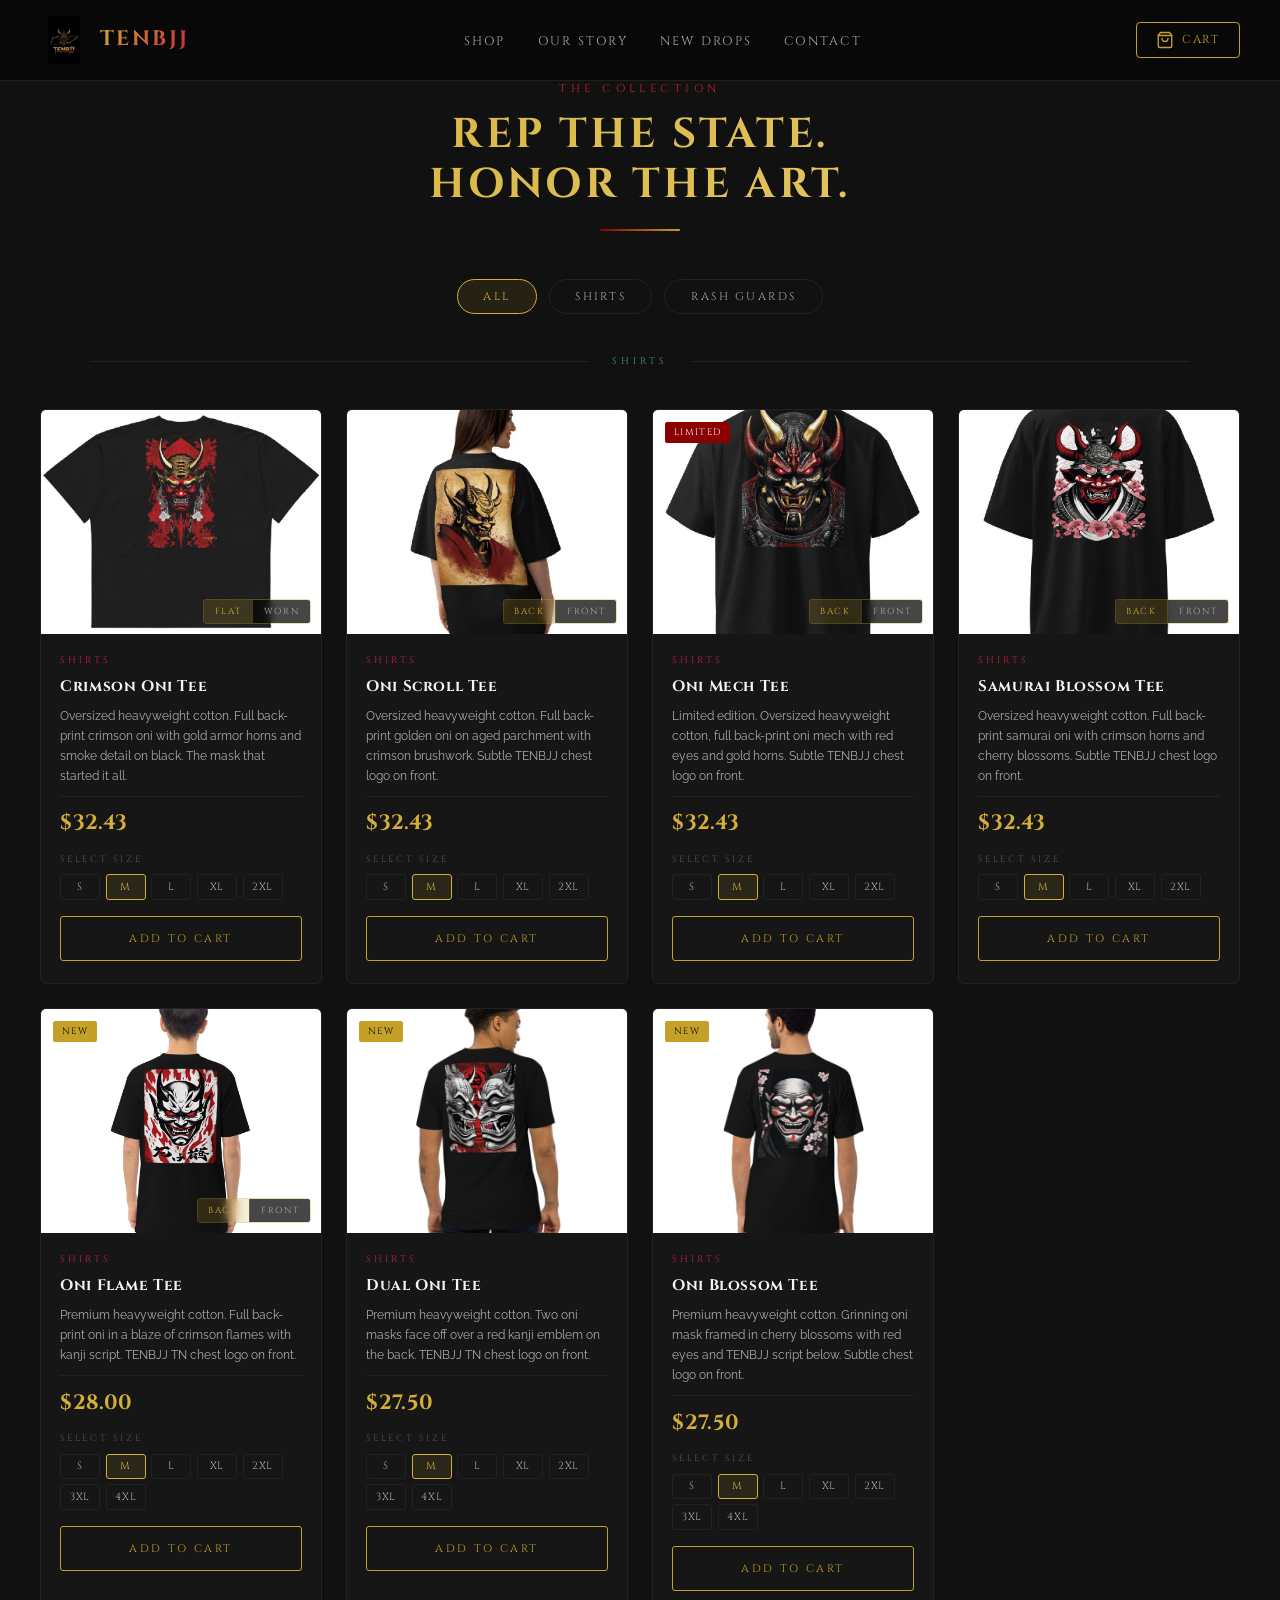
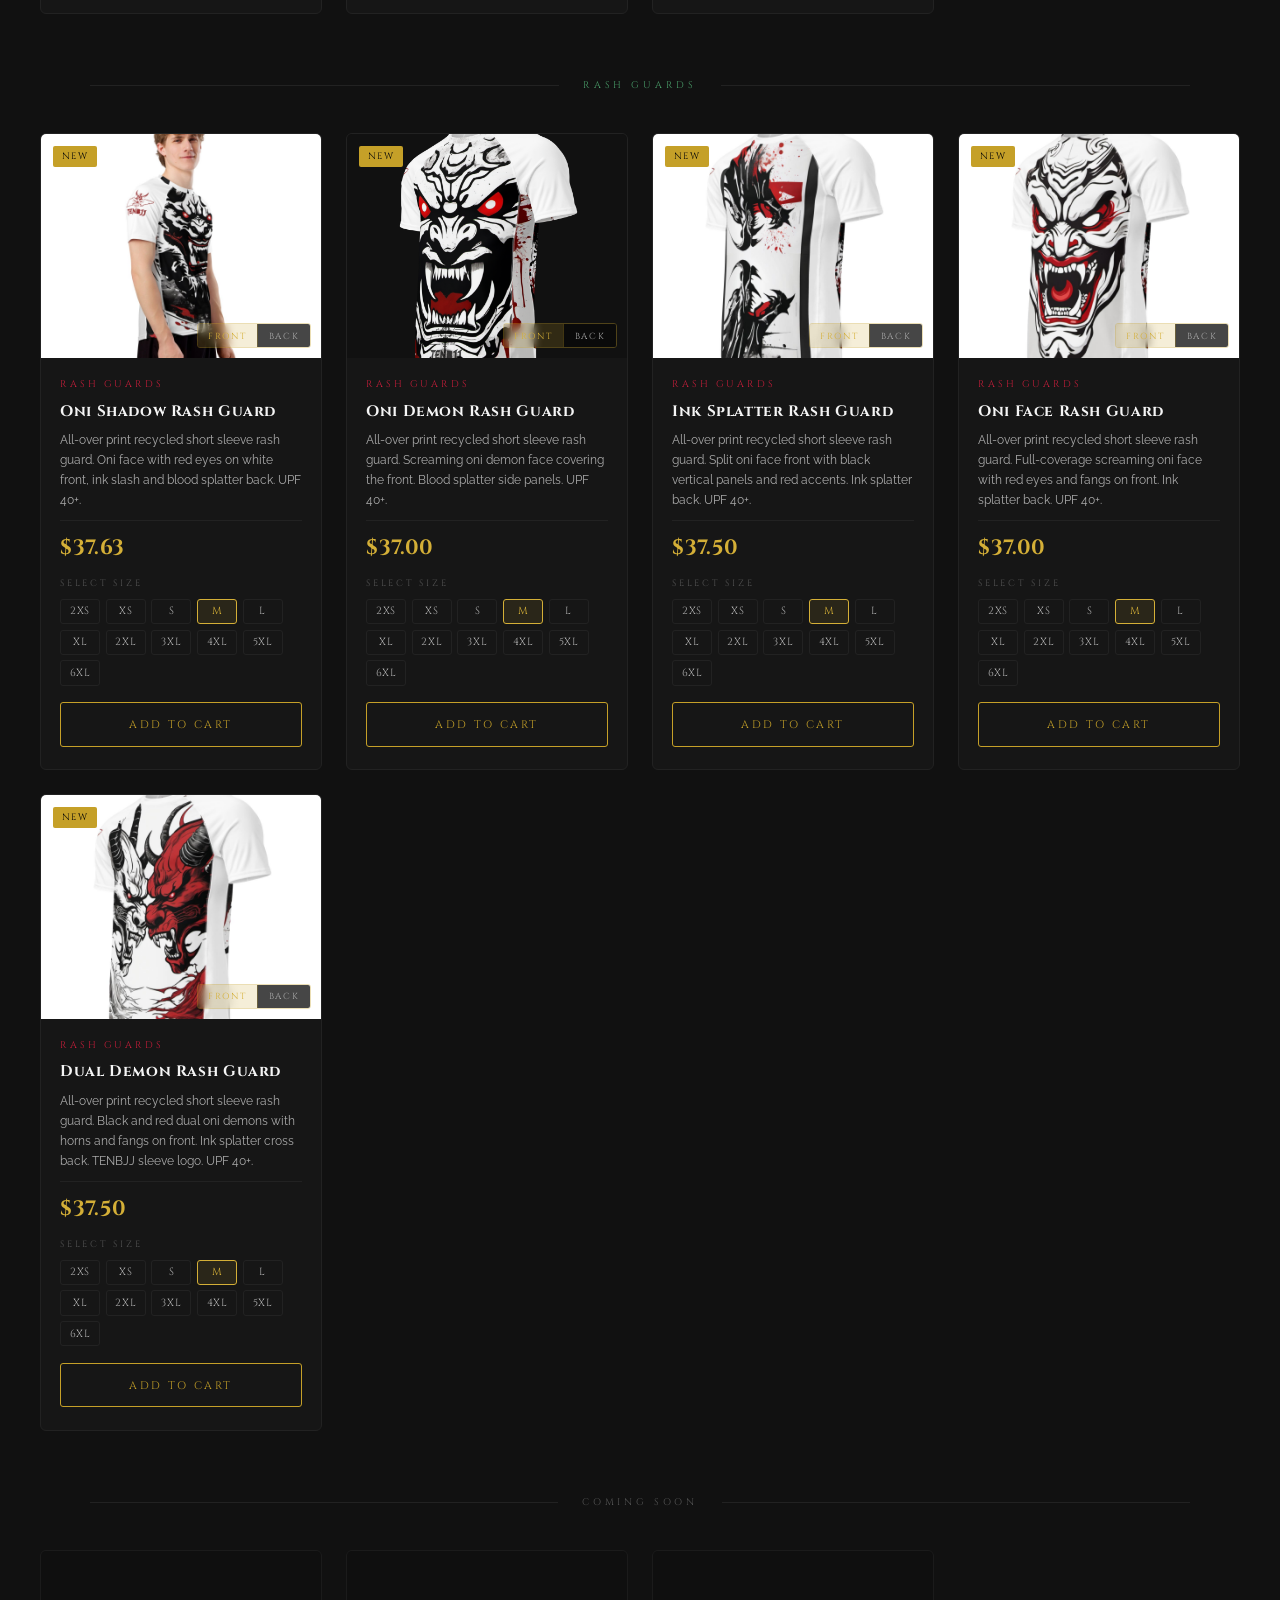
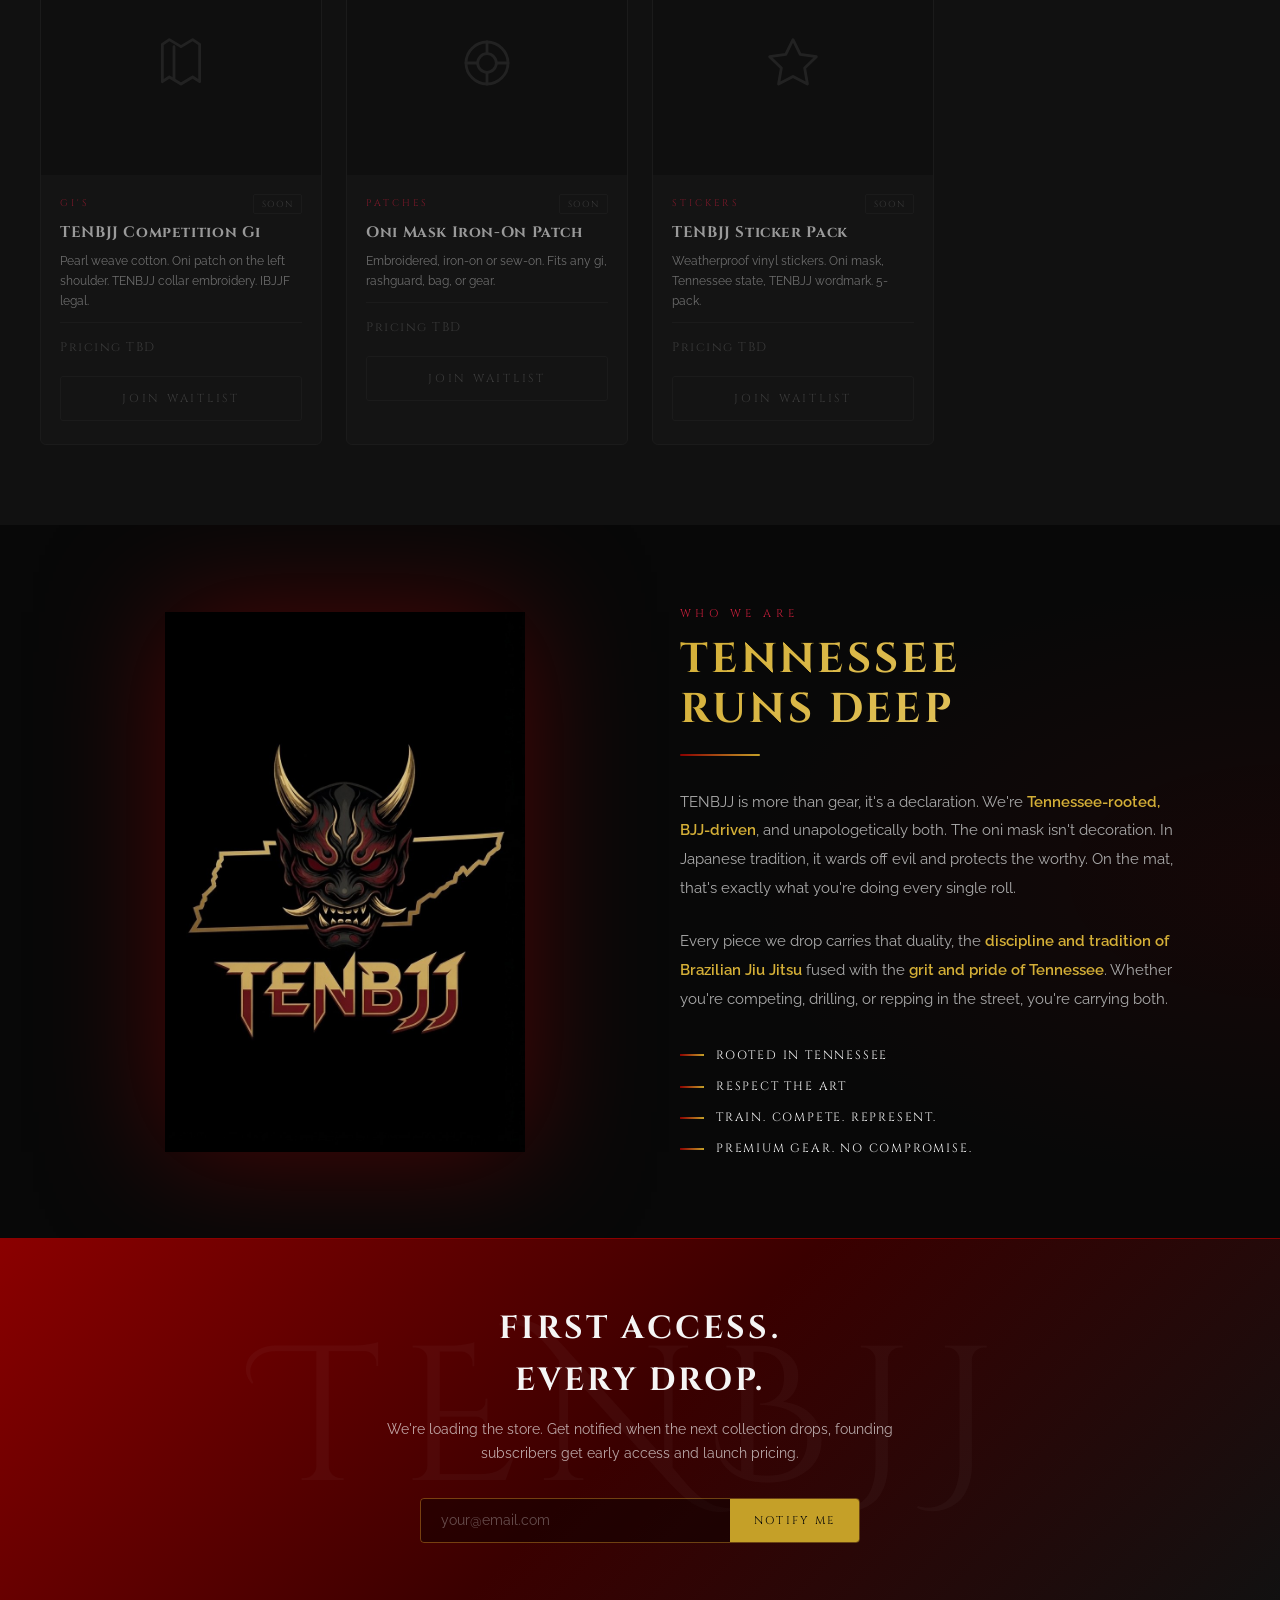
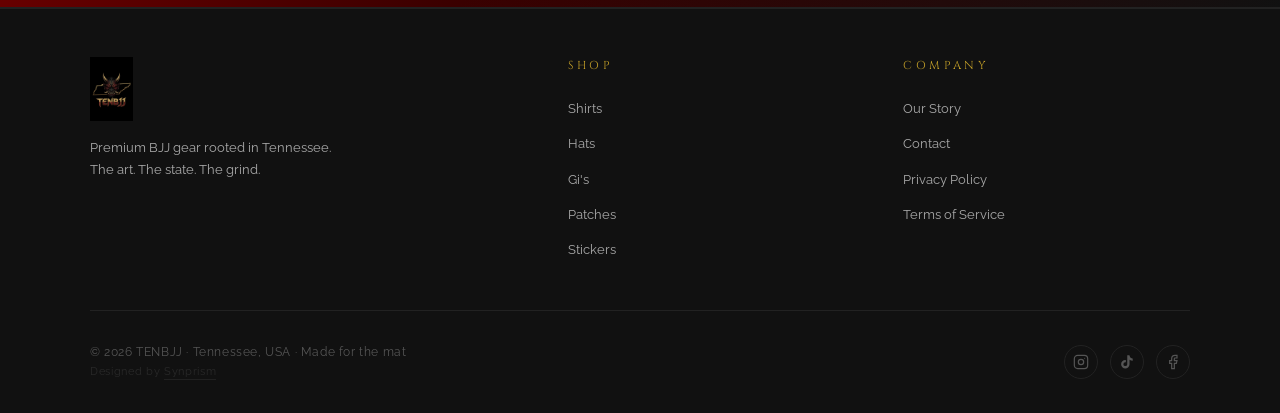
<file: index.html>
<!DOCTYPE html>
<html lang="en">
<head>
  <meta charset="UTF-8" />
  <meta name="viewport" content="width=device-width, initial-scale=1.0" />
  <title>TENBJJ | Tennessee BJJ Apparel, Gi, Rashguard &amp; Gear</title>
  <meta name="description" content="Premium Brazilian Jiu Jitsu apparel rooted in Tennessee. Oni-inspired shirts, Gi's, hats, patches, and stickers. Handcrafted designs for serious BJJ practitioners. Rep the state. Train hard." />
  <meta name="keywords" content="BJJ apparel, Brazilian Jiu Jitsu gear, BJJ gi, BJJ rashguard, martial arts apparel, Tennessee BJJ, oni mask BJJ, jiu jitsu shirts, TENBJJ, BJJ patches, BJJ stickers, BJJ hats, jiu jitsu clothing" />
  <link rel="canonical" href="https://tenbjj.com/" />
  <meta property="og:type" content="website" />
  <meta property="og:site_name" content="TENBJJ" />
  <meta property="og:title" content="TENBJJ | Tennessee BJJ Apparel, Gi, Rashguard &amp; Gear" />
  <meta property="og:description" content="Premium Brazilian Jiu Jitsu apparel rooted in Tennessee. Oni-inspired shirts, Gi's, hats, patches, and stickers. Handcrafted designs for serious BJJ practitioners. Rep the state. Train hard." />
  <meta property="og:image" content="https://tenbjj.com/assets/images/d1/back-flat.jpg" />
  <meta property="og:image:width" content="1200" />
  <meta property="og:image:height" content="1200" />
  <meta property="og:url" content="https://tenbjj.com/" />
  <meta name="twitter:card" content="summary_large_image" />
  <meta name="twitter:title" content="TENBJJ | Tennessee BJJ Apparel, Gi, Rashguard &amp; Gear" />
  <meta name="twitter:description" content="Premium Brazilian Jiu Jitsu apparel rooted in Tennessee. Oni-inspired shirts, Gi's, hats, patches, and stickers. Handcrafted designs for serious BJJ practitioners. Rep the state. Train hard." />
  <meta name="twitter:image" content="https://tenbjj.com/assets/images/d1/back-flat.jpg" />
  <meta name="theme-color" content="#080808" />
  <link rel="icon" type="image/jpeg" href="/assets/images/logo.jpg" />
  <link rel="apple-touch-icon" href="/assets/images/logo.jpg" />
  <link rel="stylesheet" href="/css/style.css" />
  <script async src="https://www.googletagmanager.com/gtag/js?id=G-LNB2J9VBPS"></script>
  <script>
    window.dataLayer = window.dataLayer || [];
    function gtag(){dataLayer.push(arguments);}
    gtag('js', new Date());
    gtag('config', 'G-LNB2J9VBPS');
  </script>
  <script type="application/ld+json">
  {
    "@context": "https://schema.org",
    "@type": "ClothingStore",
    "name": "TENBJJ",
    "description": "Premium Brazilian Jiu Jitsu apparel rooted in Tennessee. Oni-inspired designs for serious BJJ practitioners.",
    "url": "https://tenbjj.com",
    "logo": "https://tenbjj.com/assets/images/logo.jpg",
    "image": "https://tenbjj.com/assets/images/d1/back-flat.jpg",
    "foundingDate": "2025",
    "address": { "@type": "PostalAddress", "addressRegion": "TN", "addressCountry": "US" },
    "priceRange": "$$",
    "currenciesAccepted": "USD",
    "sameAs": [
      "https://www.instagram.com/tenbjj",
      "https://www.tiktok.com/@tenbjj",
      "https://www.facebook.com/tenbjj"
    ]
  }
  </script>
  <script type="application/ld+json">
  {
    "@context": "https://schema.org",
    "@type": "ItemList",
    "name": "TENBJJ Current Collection",
    "url": "https://tenbjj.com/#shop",
    "itemListElement": [
      {
        "@type": "ListItem",
        "position": 1,
        "item": {
          "@type": "Product",
          "name": "Crimson Oni Tee",
          "description": "Oversized heavyweight cotton. Full back-print crimson oni with gold armor horns and smoke detail on black.",
          "brand": { "@type": "Brand", "name": "TENBJJ" },
          "image": "https://tenbjj.com/assets/images/d1/back-flat.jpg",
          "url": "https://tenbjj.com/#shop",
          "sku": "TENBJJ-D1",
          "offers": {
            "@type": "Offer",
            "priceCurrency": "USD",
            "price": "32.43",
            "availability": "https://schema.org/InStock",
            "itemCondition": "https://schema.org/NewCondition",
            "seller": { "@type": "Organization", "name": "TENBJJ" }
          }
        }
      },
      {
        "@type": "ListItem",
        "position": 2,
        "item": {
          "@type": "Product",
          "name": "Oni Scroll Tee",
          "description": "Oversized heavyweight cotton. Full back-print golden oni on aged parchment with crimson brushwork. Subtle TENBJJ chest logo on front.",
          "brand": { "@type": "Brand", "name": "TENBJJ" },
          "image": "https://tenbjj.com/assets/images/d2/back-worn.jpg",
          "url": "https://tenbjj.com/#shop",
          "sku": "TENBJJ-D2",
          "offers": {
            "@type": "Offer",
            "priceCurrency": "USD",
            "price": "32.43",
            "availability": "https://schema.org/InStock",
            "itemCondition": "https://schema.org/NewCondition",
            "seller": { "@type": "Organization", "name": "TENBJJ" }
          }
        }
      },
      {
        "@type": "ListItem",
        "position": 3,
        "item": {
          "@type": "Product",
          "name": "Oni Mech Tee",
          "description": "Limited edition. Oversized heavyweight cotton, full back-print oni mech with red eyes and gold horns. Subtle TENBJJ chest logo on front.",
          "brand": { "@type": "Brand", "name": "TENBJJ" },
          "image": "https://tenbjj.com/assets/images/d3/back-flat.jpg",
          "url": "https://tenbjj.com/#shop",
          "sku": "TENBJJ-D3",
          "offers": {
            "@type": "Offer",
            "priceCurrency": "USD",
            "price": "32.43",
            "availability": "https://schema.org/LimitedAvailability",
            "itemCondition": "https://schema.org/NewCondition",
            "seller": { "@type": "Organization", "name": "TENBJJ" }
          }
        }
      },
      {
        "@type": "ListItem",
        "position": 4,
        "item": {
          "@type": "Product",
          "name": "Samurai Blossom Tee",
          "description": "Oversized heavyweight cotton. Full back-print samurai oni with crimson horns and cherry blossoms. Subtle TENBJJ chest logo on front.",
          "brand": { "@type": "Brand", "name": "TENBJJ" },
          "image": "https://tenbjj.com/assets/images/d4/back-flat.jpg",
          "url": "https://tenbjj.com/#shop",
          "sku": "TENBJJ-D4",
          "offers": {
            "@type": "Offer",
            "priceCurrency": "USD",
            "price": "32.43",
            "availability": "https://schema.org/InStock",
            "itemCondition": "https://schema.org/NewCondition",
            "seller": { "@type": "Organization", "name": "TENBJJ" }
          }
        }
      }
    ]
  }
  </script>
</head>
<body>

  <!-- ═══════════════════════════════════════
       CART DRAWER
  ═══════════════════════════════════════ -->
  <div class="cart-overlay" id="cart-overlay" onclick="closeCart()"></div>
  <aside class="cart-drawer" id="cart-drawer" aria-label="Shopping cart">
    <div class="cart-header">
      <h2 class="cart-title">Your Cart</h2>
      <button class="cart-close" onclick="closeCart()" aria-label="Close cart">
        <svg width="18" height="18" viewBox="0 0 24 24" fill="none" stroke="currentColor" stroke-width="2" stroke-linecap="round"><line x1="18" y1="6" x2="6" y2="18"/><line x1="6" y1="6" x2="18" y2="18"/></svg>
      </button>
    </div>
    <div class="cart-items" id="cart-items">
      <!-- populated by JS -->
    </div>
    <div class="cart-footer" id="cart-footer">
      <!-- populated by JS -->
    </div>
  </aside>

  <!-- ═══════════════════════════════════════
       NAV
  ═══════════════════════════════════════ -->
  <nav class="nav" id="nav">
    <a class="nav-logo" href="/">
      <img src="/assets/images/logo.jpg" alt="TENBJJ Logo" />
      <span class="nav-logo-text">TENBJJ</span>
    </a>
    <ul class="nav-links">
      <li><a href="#shop">Shop</a></li>
      <li><a href="#story">Our Story</a></li>
      <li><a href="#notify">New Drops</a></li>
      <li><a href="mailto:info@tenbjj.com">Contact</a></li>
    </ul>
    <button class="nav-cart-btn" id="nav-cart-btn" onclick="openCart()" aria-label="Open cart">
      <svg width="18" height="18" viewBox="0 0 24 24" fill="none" stroke="currentColor" stroke-width="1.8" stroke-linecap="round" stroke-linejoin="round" aria-hidden="true">
        <path d="M6 2L3 6v14a2 2 0 0 0 2 2h14a2 2 0 0 0 2-2V6l-3-4z"/>
        <line x1="3" y1="6" x2="21" y2="6"/>
        <path d="M16 10a4 4 0 0 1-8 0"/>
      </svg>
      <span class="nav-cart-label">Cart</span>
      <span class="cart-badge" id="cart-badge" aria-live="polite">0</span>
    </button>
    <div class="nav-hamburger" id="hamburger" aria-label="Menu">
      <span></span><span></span><span></span>
    </div>
  </nav>

  <!-- ═══════════════════════════════════════
       SHOP / PRODUCTS
  ═══════════════════════════════════════ -->
  <section class="products" id="shop">
    <div class="section-header fade-up">
      <p class="section-eyebrow">The Collection</p>
      <h2 class="section-title">Rep the State.<br>Honor the Art.</h2>
      <div class="section-rule"></div>
    </div>

    <!-- Category filter -->
    <div class="cat-filter fade-up">
      <button class="cat-pill active" data-cat="all" onclick="filterCat(this)">All</button>
      <button class="cat-pill" data-cat="shirts" onclick="filterCat(this)">Shirts</button>
      <button class="cat-pill" data-cat="rg" onclick="filterCat(this)">Rash Guards</button>
    </div>

    <h1 style="position:absolute;width:1px;height:1px;padding:0;margin:-1px;overflow:hidden;clip:rect(0,0,0,0);white-space:nowrap;border:0;">TENBJJ | Tennessee BJJ Apparel, Oni-Inspired Shirts, Gi and Gear for Brazilian Jiu Jitsu Practitioners</h1>

    <!-- ── SHIRTS ──────────────────────────────────────────── -->
    <div class="band-label fade-up" id="label-shirts">
      <span class="band-line"></span>
      <span class="band-text band-live">Shirts</span>
      <span class="band-line"></span>
    </div>

    <div class="products-grid" id="grid-shirts">

      <!-- D1 — Crimson Oni Tee -->
      <article class="product-card fade-up" data-product="d1" data-selected-size="M">
        <div class="product-img-wrap d3-img-wrap" id="d1-wrap">
          <img src="/assets/images/d1/back-flat.jpg" alt="TENBJJ Crimson Oni Tee, Flat View" loading="lazy" class="d3-img active" id="d1-flat">
          <img src="/assets/images/d1/back-worn.jpg" alt="TENBJJ Crimson Oni Tee, Worn View" loading="lazy" class="d3-img" id="d1-worn">
          <div class="d3-toggle" aria-label="Toggle flat/worn view">
            <button class="d3-toggle-btn active" onclick="imgToggle('d1',['flat','worn'],'flat')" data-view="flat">Flat</button>
            <button class="d3-toggle-btn" onclick="imgToggle('d1',['flat','worn'],'worn')" data-view="worn">Worn</button>
          </div>
        </div>
        <div class="product-body">
          <p class="product-cat-label">Shirts</p>
          <h3 class="product-name">Crimson Oni Tee</h3>
          <p class="product-desc">Oversized heavyweight cotton. Full back-print crimson oni with gold armor horns and smoke detail on black. The mask that started it all.</p>
          <div class="product-price-wrap">
            <span class="product-price" id="price-d1">$32.43</span>
          </div>
          <div class="product-sizes">
            <p class="size-label">Select Size</p>
            <div class="size-pills">
              <button class="size-pill" data-size="S"   data-price="32.43" onclick="selectSize(this,'d1')">S</button>
              <button class="size-pill active" data-size="M"   data-price="32.43" onclick="selectSize(this,'d1')">M</button>
              <button class="size-pill" data-size="L"   data-price="32.43" onclick="selectSize(this,'d1')">L</button>
              <button class="size-pill" data-size="XL"  data-price="32.43" onclick="selectSize(this,'d1')">XL</button>
              <button class="size-pill" data-size="2XL" data-price="35.03" onclick="selectSize(this,'d1')">2XL</button>
            </div>
          </div>
          <button class="add-to-cart-btn" onclick="addToCart('d1', this)">Add to Cart</button>
        </div>
      </article>

      <!-- D2 — Oni Scroll Tee -->
      <article class="product-card fade-up" data-product="d2" data-selected-size="M">
        <div class="product-img-wrap d3-img-wrap" id="d2-wrap">
          <img src="/assets/images/d2/back-worn.jpg" alt="TENBJJ Oni Scroll Tee, Back" loading="lazy" class="d3-img active" id="d2-back">
          <img src="/assets/images/d2/front-flat.jpg" alt="TENBJJ Oni Scroll Tee, Front" loading="lazy" class="d3-img" id="d2-front">
          <div class="d3-toggle" aria-label="Toggle front/back view">
            <button class="d3-toggle-btn active" onclick="imgToggle('d2',['back','front'],'back')" data-view="back">Back</button>
            <button class="d3-toggle-btn" onclick="imgToggle('d2',['back','front'],'front')" data-view="front">Front</button>
          </div>
        </div>
        <div class="product-body">
          <p class="product-cat-label">Shirts</p>
          <h3 class="product-name">Oni Scroll Tee</h3>
          <p class="product-desc">Oversized heavyweight cotton. Full back-print golden oni on aged parchment with crimson brushwork. Subtle TENBJJ chest logo on front.</p>
          <div class="product-price-wrap">
            <span class="product-price" id="price-d2">$32.43</span>
          </div>
          <div class="product-sizes">
            <p class="size-label">Select Size</p>
            <div class="size-pills">
              <button class="size-pill" data-size="S"   data-price="32.43" onclick="selectSize(this,'d2')">S</button>
              <button class="size-pill active" data-size="M"   data-price="32.43" onclick="selectSize(this,'d2')">M</button>
              <button class="size-pill" data-size="L"   data-price="32.43" onclick="selectSize(this,'d2')">L</button>
              <button class="size-pill" data-size="XL"  data-price="37.43" onclick="selectSize(this,'d2')">XL</button>
              <button class="size-pill" data-size="2XL" data-price="35.03" onclick="selectSize(this,'d2')">2XL</button>
            </div>
          </div>
          <button class="add-to-cart-btn" onclick="addToCart('d2', this)">Add to Cart</button>
        </div>
      </article>

      <!-- D3 — Oni Mech Tee -->
      <article class="product-card fade-up" data-product="d3" data-selected-size="M">
        <div class="product-img-wrap d3-img-wrap" id="d3-wrap">
          <img src="/assets/images/d3/back-flat.jpg" alt="TENBJJ Oni Mech Tee, Back" loading="lazy" class="d3-img active" id="d3-back">
          <img src="/assets/images/d3/front-flat.jpg" alt="TENBJJ Oni Mech Tee, Front" loading="lazy" class="d3-img" id="d3-front">
          <span class="product-badge">Limited</span>
          <div class="d3-toggle" aria-label="Toggle front/back view">
            <button class="d3-toggle-btn active" onclick="imgToggle('d3',['back','front'],'back')" data-view="back">Back</button>
            <button class="d3-toggle-btn" onclick="imgToggle('d3',['back','front'],'front')" data-view="front">Front</button>
          </div>
        </div>
        <div class="product-body">
          <p class="product-cat-label">Shirts</p>
          <h3 class="product-name">Oni Mech Tee</h3>
          <p class="product-desc">Limited edition. Oversized heavyweight cotton, full back-print oni mech with red eyes and gold horns. Subtle TENBJJ chest logo on front.</p>
          <div class="product-price-wrap">
            <span class="product-price" id="price-d3">$32.43</span>
          </div>
          <div class="product-sizes">
            <p class="size-label">Select Size</p>
            <div class="size-pills">
              <button class="size-pill" data-size="S"   data-price="32.43" onclick="selectSize(this,'d3')">S</button>
              <button class="size-pill active" data-size="M"   data-price="32.43" onclick="selectSize(this,'d3')">M</button>
              <button class="size-pill" data-size="L"   data-price="32.43" onclick="selectSize(this,'d3')">L</button>
              <button class="size-pill" data-size="XL"  data-price="32.43" onclick="selectSize(this,'d3')">XL</button>
              <button class="size-pill" data-size="2XL" data-price="35.03" onclick="selectSize(this,'d3')">2XL</button>
            </div>
          </div>
          <button class="add-to-cart-btn" onclick="addToCart('d3', this)">Add to Cart</button>
        </div>
      </article>

      <!-- D4 — Samurai Blossom Tee -->
      <article class="product-card fade-up" data-product="d4" data-selected-size="M">
        <div class="product-img-wrap d3-img-wrap" id="d4-wrap">
          <img src="/assets/images/d4/back-flat.jpg" alt="TENBJJ Samurai Blossom Tee, Back" loading="lazy" class="d3-img active" id="d4-back">
          <img src="/assets/images/d4/front-worn.jpg" alt="TENBJJ Samurai Blossom Tee, Front" loading="lazy" class="d3-img" id="d4-front">
          <div class="d3-toggle" aria-label="Toggle front/back view">
            <button class="d3-toggle-btn active" onclick="imgToggle('d4',['back','front'],'back')" data-view="back">Back</button>
            <button class="d3-toggle-btn" onclick="imgToggle('d4',['back','front'],'front')" data-view="front">Front</button>
          </div>
        </div>
        <div class="product-body">
          <p class="product-cat-label">Shirts</p>
          <h3 class="product-name">Samurai Blossom Tee</h3>
          <p class="product-desc">Oversized heavyweight cotton. Full back-print samurai oni with crimson horns and cherry blossoms. Subtle TENBJJ chest logo on front.</p>
          <div class="product-price-wrap">
            <span class="product-price" id="price-d4">$32.43</span>
          </div>
          <div class="product-sizes">
            <p class="size-label">Select Size</p>
            <div class="size-pills">
              <button class="size-pill" data-size="S"   data-price="32.43" onclick="selectSize(this,'d4')">S</button>
              <button class="size-pill active" data-size="M"   data-price="32.43" onclick="selectSize(this,'d4')">M</button>
              <button class="size-pill" data-size="L"   data-price="32.43" onclick="selectSize(this,'d4')">L</button>
              <button class="size-pill" data-size="XL"  data-price="32.43" onclick="selectSize(this,'d4')">XL</button>
              <button class="size-pill" data-size="2XL" data-price="35.03" onclick="selectSize(this,'d4')">2XL</button>
            </div>
          </div>
          <button class="add-to-cart-btn" onclick="addToCart('d4', this)">Add to Cart</button>
        </div>
      </article>

      <!-- NS1 — Oni Flame Tee (New Drop) -->
      <article class="product-card fade-up" data-product="ns1" data-selected-size="M">
        <div class="product-img-wrap d3-img-wrap" id="ns1-wrap">
          <img src="/assets/images/ns1/back-worn.jpg" alt="TENBJJ Oni Flame Tee, Back" loading="lazy" class="d3-img active" id="ns1-back">
          <img src="/assets/images/ns1/front-worn.jpg" alt="TENBJJ Oni Flame Tee, Front" loading="lazy" class="d3-img" id="ns1-front">
          <span class="product-badge product-badge-new">New</span>
          <div class="d3-toggle" aria-label="Toggle front/back view">
            <button class="d3-toggle-btn active" onclick="imgToggle('ns1',['back','front'],'back')" data-view="back">Back</button>
            <button class="d3-toggle-btn" onclick="imgToggle('ns1',['back','front'],'front')" data-view="front">Front</button>
          </div>
        </div>
        <div class="product-body">
          <p class="product-cat-label">Shirts</p>
          <h3 class="product-name">Oni Flame Tee</h3>
          <p class="product-desc">Premium heavyweight cotton. Full back-print oni in a blaze of crimson flames with kanji script. TENBJJ TN chest logo on front.</p>
          <div class="product-price-wrap">
            <span class="product-price" id="price-ns1">$28.00</span>
          </div>
          <div class="product-sizes">
            <p class="size-label">Select Size</p>
            <div class="size-pills">
              <button class="size-pill" data-size="S"   data-price="28.00" onclick="selectSize(this,'ns1')">S</button>
              <button class="size-pill active" data-size="M"   data-price="28.00" onclick="selectSize(this,'ns1')">M</button>
              <button class="size-pill" data-size="L"   data-price="28.00" onclick="selectSize(this,'ns1')">L</button>
              <button class="size-pill" data-size="XL"  data-price="28.00" onclick="selectSize(this,'ns1')">XL</button>
              <button class="size-pill" data-size="2XL" data-price="30.00" onclick="selectSize(this,'ns1')">2XL</button>
              <button class="size-pill" data-size="3XL" data-price="32.50" onclick="selectSize(this,'ns1')">3XL</button>
              <button class="size-pill" data-size="4XL" data-price="34.00" onclick="selectSize(this,'ns1')">4XL</button>
            </div>
          </div>
          <button class="add-to-cart-btn" onclick="addToCart('ns1', this)">Add to Cart</button>
        </div>
      </article>

      <!-- NS2 — Dual Oni Tee (New Drop) -->
      <article class="product-card fade-up" data-product="ns2" data-selected-size="M">
        <div class="product-img-wrap d3-img-wrap" id="ns2-wrap">
          <img src="/assets/images/ns2/back-worn.jpg" alt="TENBJJ Dual Oni Tee, Back" loading="lazy" class="d3-img active" id="ns2-back">
          <span class="product-badge product-badge-new">New</span>
        </div>
        <div class="product-body">
          <p class="product-cat-label">Shirts</p>
          <h3 class="product-name">Dual Oni Tee</h3>
          <p class="product-desc">Premium heavyweight cotton. Two oni masks face off over a red kanji emblem on the back. TENBJJ TN chest logo on front.</p>
          <div class="product-price-wrap">
            <span class="product-price" id="price-ns2">$27.50</span>
          </div>
          <div class="product-sizes">
            <p class="size-label">Select Size</p>
            <div class="size-pills">
              <button class="size-pill" data-size="S"   data-price="27.50" onclick="selectSize(this,'ns2')">S</button>
              <button class="size-pill active" data-size="M"   data-price="27.50" onclick="selectSize(this,'ns2')">M</button>
              <button class="size-pill" data-size="L"   data-price="27.50" onclick="selectSize(this,'ns2')">L</button>
              <button class="size-pill" data-size="XL"  data-price="27.50" onclick="selectSize(this,'ns2')">XL</button>
              <button class="size-pill" data-size="2XL" data-price="29.50" onclick="selectSize(this,'ns2')">2XL</button>
              <button class="size-pill" data-size="3XL" data-price="31.50" onclick="selectSize(this,'ns2')">3XL</button>
              <button class="size-pill" data-size="4XL" data-price="33.00" onclick="selectSize(this,'ns2')">4XL</button>
            </div>
          </div>
          <button class="add-to-cart-btn" onclick="addToCart('ns2', this)">Add to Cart</button>
        </div>
      </article>

      <!-- NS3 — Oni Blossom Tee (New Drop) -->
      <article class="product-card fade-up" data-product="ns3" data-selected-size="M">
        <div class="product-img-wrap d3-img-wrap" id="ns3-wrap">
          <img src="/assets/images/ns3/back-worn.jpg" alt="TENBJJ Oni Blossom Tee, Back" loading="lazy" class="d3-img active" id="ns3-back">
          <span class="product-badge product-badge-new">New</span>
        </div>
        <div class="product-body">
          <p class="product-cat-label">Shirts</p>
          <h3 class="product-name">Oni Blossom Tee</h3>
          <p class="product-desc">Premium heavyweight cotton. Grinning oni mask framed in cherry blossoms with red eyes and TENBJJ script below. Subtle chest logo on front.</p>
          <div class="product-price-wrap">
            <span class="product-price" id="price-ns3">$27.50</span>
          </div>
          <div class="product-sizes">
            <p class="size-label">Select Size</p>
            <div class="size-pills">
              <button class="size-pill" data-size="S"   data-price="27.50" onclick="selectSize(this,'ns3')">S</button>
              <button class="size-pill active" data-size="M"   data-price="27.50" onclick="selectSize(this,'ns3')">M</button>
              <button class="size-pill" data-size="L"   data-price="27.50" onclick="selectSize(this,'ns3')">L</button>
              <button class="size-pill" data-size="XL"  data-price="27.50" onclick="selectSize(this,'ns3')">XL</button>
              <button class="size-pill" data-size="2XL" data-price="29.50" onclick="selectSize(this,'ns3')">2XL</button>
              <button class="size-pill" data-size="3XL" data-price="31.00" onclick="selectSize(this,'ns3')">3XL</button>
              <button class="size-pill" data-size="4XL" data-price="34.00" onclick="selectSize(this,'ns3')">4XL</button>
            </div>
          </div>
          <button class="add-to-cart-btn" onclick="addToCart('ns3', this)">Add to Cart</button>
        </div>
      </article>

    </div>

    <!-- ── RASH GUARDS ─────────────────────────────────────── -->
    <div class="band-label band-label-lower fade-up" id="label-rg">
      <span class="band-line"></span>
      <span class="band-text band-live">Rash Guards</span>
      <span class="band-line"></span>
    </div>

    <div class="products-grid" id="grid-rg">

      <!-- RG1 — Oni Shadow Rash Guard -->
      <article class="product-card fade-up" data-product="rg1" data-selected-size="M">
        <div class="product-img-wrap d3-img-wrap" id="rg1-wrap">
          <img src="/assets/images/rg1/front-worn.jpg" alt="TENBJJ Oni Shadow Rash Guard, Front" loading="lazy" class="d3-img active" id="rg1-front">
          <img src="/assets/images/rg1/back-worn.jpg" alt="TENBJJ Oni Shadow Rash Guard, Back" loading="lazy" class="d3-img" id="rg1-back">
          <span class="product-badge product-badge-new">New</span>
          <div class="d3-toggle" aria-label="Toggle front/back view">
            <button class="d3-toggle-btn active" onclick="imgToggle('rg1',['front','back'],'front')" data-view="front">Front</button>
            <button class="d3-toggle-btn" onclick="imgToggle('rg1',['front','back'],'back')" data-view="back">Back</button>
          </div>
        </div>
        <div class="product-body">
          <p class="product-cat-label">Rash Guards</p>
          <h3 class="product-name">Oni Shadow Rash Guard</h3>
          <p class="product-desc">All-over print recycled short sleeve rash guard. Oni face with red eyes on white front, ink slash and blood splatter back. UPF 40+.</p>
          <div class="product-price-wrap">
            <span class="product-price" id="price-rg1">$37.63</span>
          </div>
          <div class="product-sizes">
            <p class="size-label">Select Size</p>
            <div class="size-pills">
              <button class="size-pill" data-size="2XS" data-price="37.63" onclick="selectSize(this,'rg1')">2XS</button>
              <button class="size-pill" data-size="XS"  data-price="37.63" onclick="selectSize(this,'rg1')">XS</button>
              <button class="size-pill" data-size="S"   data-price="37.63" onclick="selectSize(this,'rg1')">S</button>
              <button class="size-pill active" data-size="M"   data-price="37.63" onclick="selectSize(this,'rg1')">M</button>
              <button class="size-pill" data-size="L"   data-price="37.63" onclick="selectSize(this,'rg1')">L</button>
              <button class="size-pill" data-size="XL"  data-price="37.63" onclick="selectSize(this,'rg1')">XL</button>
              <button class="size-pill" data-size="2XL" data-price="39.63" onclick="selectSize(this,'rg1')">2XL</button>
              <button class="size-pill" data-size="3XL" data-price="41.63" onclick="selectSize(this,'rg1')">3XL</button>
              <button class="size-pill" data-size="4XL" data-price="43.63" onclick="selectSize(this,'rg1')">4XL</button>
              <button class="size-pill" data-size="5XL" data-price="45.63" onclick="selectSize(this,'rg1')">5XL</button>
              <button class="size-pill" data-size="6XL" data-price="47.63" onclick="selectSize(this,'rg1')">6XL</button>
            </div>
          </div>
          <button class="add-to-cart-btn" onclick="addToCart('rg1', this)">Add to Cart</button>
        </div>
      </article>

      <!-- RG2 — Oni Demon Rash Guard -->
      <article class="product-card fade-up" data-product="rg2" data-selected-size="M">
        <div class="product-img-wrap d3-img-wrap" id="rg2-wrap">
          <img src="/assets/images/rg2/front-worn.png" alt="TENBJJ Oni Demon Rash Guard, Front" loading="lazy" class="d3-img active" id="rg2-front">
          <img src="/assets/images/rg2/back-worn.png" alt="TENBJJ Oni Demon Rash Guard, Back" loading="lazy" class="d3-img" id="rg2-back">
          <span class="product-badge product-badge-new">New</span>
          <div class="d3-toggle" aria-label="Toggle front/back view">
            <button class="d3-toggle-btn active" onclick="imgToggle('rg2',['front','back'],'front')" data-view="front">Front</button>
            <button class="d3-toggle-btn" onclick="imgToggle('rg2',['front','back'],'back')" data-view="back">Back</button>
          </div>
        </div>
        <div class="product-body">
          <p class="product-cat-label">Rash Guards</p>
          <h3 class="product-name">Oni Demon Rash Guard</h3>
          <p class="product-desc">All-over print recycled short sleeve rash guard. Screaming oni demon face covering the front. Blood splatter side panels. UPF 40+.</p>
          <div class="product-price-wrap">
            <span class="product-price" id="price-rg2">$37.00</span>
          </div>
          <div class="product-sizes">
            <p class="size-label">Select Size</p>
            <div class="size-pills">
              <button class="size-pill" data-size="2XS" data-price="37.00" onclick="selectSize(this,'rg2')">2XS</button>
              <button class="size-pill" data-size="XS"  data-price="37.00" onclick="selectSize(this,'rg2')">XS</button>
              <button class="size-pill" data-size="S"   data-price="37.00" onclick="selectSize(this,'rg2')">S</button>
              <button class="size-pill active" data-size="M"   data-price="37.00" onclick="selectSize(this,'rg2')">M</button>
              <button class="size-pill" data-size="L"   data-price="37.00" onclick="selectSize(this,'rg2')">L</button>
              <button class="size-pill" data-size="XL"  data-price="37.00" onclick="selectSize(this,'rg2')">XL</button>
              <button class="size-pill" data-size="2XL" data-price="39.50" onclick="selectSize(this,'rg2')">2XL</button>
              <button class="size-pill" data-size="3XL" data-price="41.50" onclick="selectSize(this,'rg2')">3XL</button>
              <button class="size-pill" data-size="4XL" data-price="43.50" onclick="selectSize(this,'rg2')">4XL</button>
              <button class="size-pill" data-size="5XL" data-price="45.00" onclick="selectSize(this,'rg2')">5XL</button>
              <button class="size-pill" data-size="6XL" data-price="47.00" onclick="selectSize(this,'rg2')">6XL</button>
            </div>
          </div>
          <button class="add-to-cart-btn" onclick="addToCart('rg2', this)">Add to Cart</button>
        </div>
      </article>

      <!-- RG3 — Ink Splatter Rash Guard -->
      <article class="product-card fade-up" data-product="rg3" data-selected-size="M">
        <div class="product-img-wrap d3-img-wrap" id="rg3-wrap">
          <img src="/assets/images/rg3/front-worn.jpg" alt="TENBJJ Ink Splatter Rash Guard, Front" loading="lazy" class="d3-img active" id="rg3-front">
          <img src="/assets/images/rg3/back-worn.jpg" alt="TENBJJ Ink Splatter Rash Guard, Back" loading="lazy" class="d3-img" id="rg3-back">
          <span class="product-badge product-badge-new">New</span>
          <div class="d3-toggle" aria-label="Toggle front/back view">
            <button class="d3-toggle-btn active" onclick="imgToggle('rg3',['front','back'],'front')" data-view="front">Front</button>
            <button class="d3-toggle-btn" onclick="imgToggle('rg3',['front','back'],'back')" data-view="back">Back</button>
          </div>
        </div>
        <div class="product-body">
          <p class="product-cat-label">Rash Guards</p>
          <h3 class="product-name">Ink Splatter Rash Guard</h3>
          <p class="product-desc">All-over print recycled short sleeve rash guard. Split oni face front with black vertical panels and red accents. Ink splatter back. UPF 40+.</p>
          <div class="product-price-wrap">
            <span class="product-price" id="price-rg3">$37.50</span>
          </div>
          <div class="product-sizes">
            <p class="size-label">Select Size</p>
            <div class="size-pills">
              <button class="size-pill" data-size="2XS" data-price="37.50" onclick="selectSize(this,'rg3')">2XS</button>
              <button class="size-pill" data-size="XS"  data-price="37.50" onclick="selectSize(this,'rg3')">XS</button>
              <button class="size-pill" data-size="S"   data-price="37.50" onclick="selectSize(this,'rg3')">S</button>
              <button class="size-pill active" data-size="M"   data-price="37.50" onclick="selectSize(this,'rg3')">M</button>
              <button class="size-pill" data-size="L"   data-price="37.50" onclick="selectSize(this,'rg3')">L</button>
              <button class="size-pill" data-size="XL"  data-price="37.50" onclick="selectSize(this,'rg3')">XL</button>
              <button class="size-pill" data-size="2XL" data-price="39.00" onclick="selectSize(this,'rg3')">2XL</button>
              <button class="size-pill" data-size="3XL" data-price="41.50" onclick="selectSize(this,'rg3')">3XL</button>
              <button class="size-pill" data-size="4XL" data-price="43.50" onclick="selectSize(this,'rg3')">4XL</button>
              <button class="size-pill" data-size="5XL" data-price="45.50" onclick="selectSize(this,'rg3')">5XL</button>
              <button class="size-pill" data-size="6XL" data-price="47.50" onclick="selectSize(this,'rg3')">6XL</button>
            </div>
          </div>
          <button class="add-to-cart-btn" onclick="addToCart('rg3', this)">Add to Cart</button>
        </div>
      </article>

      <!-- RG4 — Oni Face Rash Guard -->
      <article class="product-card fade-up" data-product="rg4" data-selected-size="M">
        <div class="product-img-wrap d3-img-wrap" id="rg4-wrap">
          <img src="/assets/images/rg4/front-worn.jpg" alt="TENBJJ Oni Face Rash Guard, Front" loading="lazy" class="d3-img active" id="rg4-front">
          <img src="/assets/images/rg4/back-worn.jpg" alt="TENBJJ Oni Face Rash Guard, Back" loading="lazy" class="d3-img" id="rg4-back">
          <span class="product-badge product-badge-new">New</span>
          <div class="d3-toggle" aria-label="Toggle front/back view">
            <button class="d3-toggle-btn active" onclick="imgToggle('rg4',['front','back'],'front')" data-view="front">Front</button>
            <button class="d3-toggle-btn" onclick="imgToggle('rg4',['front','back'],'back')" data-view="back">Back</button>
          </div>
        </div>
        <div class="product-body">
          <p class="product-cat-label">Rash Guards</p>
          <h3 class="product-name">Oni Face Rash Guard</h3>
          <p class="product-desc">All-over print recycled short sleeve rash guard. Full-coverage screaming oni face with red eyes and fangs on front. Ink splatter back. UPF 40+.</p>
          <div class="product-price-wrap">
            <span class="product-price" id="price-rg4">$37.00</span>
          </div>
          <div class="product-sizes">
            <p class="size-label">Select Size</p>
            <div class="size-pills">
              <button class="size-pill" data-size="2XS" data-price="37.00" onclick="selectSize(this,'rg4')">2XS</button>
              <button class="size-pill" data-size="XS"  data-price="37.00" onclick="selectSize(this,'rg4')">XS</button>
              <button class="size-pill" data-size="S"   data-price="37.00" onclick="selectSize(this,'rg4')">S</button>
              <button class="size-pill active" data-size="M"   data-price="37.00" onclick="selectSize(this,'rg4')">M</button>
              <button class="size-pill" data-size="L"   data-price="37.00" onclick="selectSize(this,'rg4')">L</button>
              <button class="size-pill" data-size="XL"  data-price="37.00" onclick="selectSize(this,'rg4')">XL</button>
              <button class="size-pill" data-size="2XL" data-price="39.50" onclick="selectSize(this,'rg4')">2XL</button>
              <button class="size-pill" data-size="3XL" data-price="41.50" onclick="selectSize(this,'rg4')">3XL</button>
              <button class="size-pill" data-size="4XL" data-price="43.50" onclick="selectSize(this,'rg4')">4XL</button>
              <button class="size-pill" data-size="5XL" data-price="45.00" onclick="selectSize(this,'rg4')">5XL</button>
              <button class="size-pill" data-size="6XL" data-price="47.00" onclick="selectSize(this,'rg4')">6XL</button>
            </div>
          </div>
          <button class="add-to-cart-btn" onclick="addToCart('rg4', this)">Add to Cart</button>
        </div>
      </article>

      <!-- RG5 — Dual Demon Rash Guard -->
      <article class="product-card fade-up" data-product="rg5" data-selected-size="M">
        <div class="product-img-wrap d3-img-wrap" id="rg5-wrap">
          <img src="/assets/images/rg5/front-worn.jpg" alt="TENBJJ Dual Demon Rash Guard, Front" loading="lazy" class="d3-img active" id="rg5-front">
          <img src="/assets/images/rg5/back-worn.jpg" alt="TENBJJ Dual Demon Rash Guard, Back" loading="lazy" class="d3-img" id="rg5-back">
          <span class="product-badge product-badge-new">New</span>
          <div class="d3-toggle" aria-label="Toggle front/back view">
            <button class="d3-toggle-btn active" onclick="imgToggle('rg5',['front','back'],'front')" data-view="front">Front</button>
            <button class="d3-toggle-btn" onclick="imgToggle('rg5',['front','back'],'back')" data-view="back">Back</button>
          </div>
        </div>
        <div class="product-body">
          <p class="product-cat-label">Rash Guards</p>
          <h3 class="product-name">Dual Demon Rash Guard</h3>
          <p class="product-desc">All-over print recycled short sleeve rash guard. Black and red dual oni demons with horns and fangs on front. Ink splatter cross back. TENBJJ sleeve logo. UPF 40+.</p>
          <div class="product-price-wrap">
            <span class="product-price" id="price-rg5">$37.50</span>
          </div>
          <div class="product-sizes">
            <p class="size-label">Select Size</p>
            <div class="size-pills">
              <button class="size-pill" data-size="2XS" data-price="37.50" onclick="selectSize(this,'rg5')">2XS</button>
              <button class="size-pill" data-size="XS"  data-price="37.50" onclick="selectSize(this,'rg5')">XS</button>
              <button class="size-pill" data-size="S"   data-price="37.50" onclick="selectSize(this,'rg5')">S</button>
              <button class="size-pill active" data-size="M"   data-price="37.50" onclick="selectSize(this,'rg5')">M</button>
              <button class="size-pill" data-size="L"   data-price="37.50" onclick="selectSize(this,'rg5')">L</button>
              <button class="size-pill" data-size="XL"  data-price="37.50" onclick="selectSize(this,'rg5')">XL</button>
              <button class="size-pill" data-size="2XL" data-price="39.00" onclick="selectSize(this,'rg5')">2XL</button>
              <button class="size-pill" data-size="3XL" data-price="41.50" onclick="selectSize(this,'rg5')">3XL</button>
              <button class="size-pill" data-size="4XL" data-price="43.50" onclick="selectSize(this,'rg5')">4XL</button>
              <button class="size-pill" data-size="5XL" data-price="45.50" onclick="selectSize(this,'rg5')">5XL</button>
              <button class="size-pill" data-size="6XL" data-price="47.50" onclick="selectSize(this,'rg5')">6XL</button>
            </div>
          </div>
          <button class="add-to-cart-btn" onclick="addToCart('rg5', this)">Add to Cart</button>
        </div>
      </article>

    </div>

    <!-- Coming Soon -->
    <div class="band-label band-label-lower fade-up">
      <span class="band-line"></span>
      <span class="band-text band-soon">Coming Soon</span>
      <span class="band-line"></span>
    </div>

    <div class="products-grid products-grid-soon">

      <!-- Gi -->
      <article class="product-card product-card-soon fade-up">
        <div class="product-img-wrap product-img-soon">
          <svg class="soon-icon" xmlns="http://www.w3.org/2000/svg" viewBox="0 0 24 24" fill="none" stroke="currentColor" stroke-width="1.2" stroke-linecap="round" stroke-linejoin="round" aria-hidden="true">
            <path d="M4 4l3-2 5 3 5-3 3 2v16l-3-2-5 3-5-3-3 2V4z"/>
            <line x1="9" y1="5" x2="9" y2="19"/>
          </svg>
        </div>
        <div class="product-body">
          <div class="product-meta-row">
            <p class="product-cat-label">Gi's</p>
            <span class="soon-tag">Soon</span>
          </div>
          <h3 class="product-name">TENBJJ Competition Gi</h3>
          <p class="product-desc">Pearl weave cotton. Oni patch on the left shoulder. TENBJJ collar embroidery. IBJJF legal.</p>
          <div class="product-price-wrap">
            <span class="product-price product-price-tbd">Pricing TBD</span>
          </div>
          <button class="notify-btn" disabled>Join Waitlist</button>
        </div>
      </article>

      <!-- Patch -->
      <article class="product-card product-card-soon fade-up">
        <div class="product-img-wrap product-img-soon">
          <svg class="soon-icon" xmlns="http://www.w3.org/2000/svg" viewBox="0 0 24 24" fill="none" stroke="currentColor" stroke-width="1.2" stroke-linecap="round" stroke-linejoin="round" aria-hidden="true">
            <circle cx="12" cy="12" r="9"/>
            <path d="M8 12c0-2.2 1.8-4 4-4s4 1.8 4 4-1.8 4-4 4-4-1.8-4-4z"/>
            <line x1="12" y1="3" x2="12" y2="8"/>
            <line x1="12" y1="16" x2="12" y2="21"/>
            <line x1="3" y1="12" x2="8" y2="12"/>
            <line x1="16" y1="12" x2="21" y2="12"/>
          </svg>
        </div>
        <div class="product-body">
          <div class="product-meta-row">
            <p class="product-cat-label">Patches</p>
            <span class="soon-tag">Soon</span>
          </div>
          <h3 class="product-name">Oni Mask Iron-On Patch</h3>
          <p class="product-desc">Embroidered, iron-on or sew-on. Fits any gi, rashguard, bag, or gear.</p>
          <div class="product-price-wrap">
            <span class="product-price product-price-tbd">Pricing TBD</span>
          </div>
          <button class="notify-btn" disabled>Join Waitlist</button>
        </div>
      </article>

      <!-- Stickers -->
      <article class="product-card product-card-soon fade-up">
        <div class="product-img-wrap product-img-soon">
          <svg class="soon-icon" xmlns="http://www.w3.org/2000/svg" viewBox="0 0 24 24" fill="none" stroke="currentColor" stroke-width="1.2" stroke-linecap="round" stroke-linejoin="round" aria-hidden="true">
            <polygon points="12 2 15.09 8.26 22 9.27 17 14.14 18.18 21.02 12 17.77 5.82 21.02 7 14.14 2 9.27 8.91 8.26 12 2"/>
          </svg>
        </div>
        <div class="product-body">
          <div class="product-meta-row">
            <p class="product-cat-label">Stickers</p>
            <span class="soon-tag">Soon</span>
          </div>
          <h3 class="product-name">TENBJJ Sticker Pack</h3>
          <p class="product-desc">Weatherproof vinyl stickers. Oni mask, Tennessee state, TENBJJ wordmark. 5-pack.</p>
          <div class="product-price-wrap">
            <span class="product-price product-price-tbd">Pricing TBD</span>
          </div>
          <button class="notify-btn" disabled>Join Waitlist</button>
        </div>
      </article>

    </div>
  </section>

  <!-- ═══════════════════════════════════════
       STORY / ABOUT
  ═══════════════════════════════════════ -->
  <section class="story" id="story">
    <div class="story-inner">
      <div class="story-logo-wrap fade-up">
        <img src="/assets/images/logo.jpg" alt="TENBJJ Logo" class="story-logo" />
      </div>
      <div class="story-content fade-up">
        <div class="section-header">
          <p class="section-eyebrow">Who We Are</p>
          <h2 class="section-title">Tennessee<br>Runs Deep</h2>
          <div class="section-rule"></div>
        </div>
        <p class="story-body">
          TENBJJ is more than gear, it's a declaration. We're <strong>Tennessee-rooted, BJJ-driven</strong>, and unapologetically both.
          The oni mask isn't decoration. In Japanese tradition, it wards off evil and protects the worthy. On the mat,
          that's exactly what you're doing every single roll.
        </p>
        <p class="story-body">
          Every piece we drop carries that duality, the <strong>discipline and tradition of Brazilian Jiu Jitsu</strong>
          fused with the <strong>grit and pride of Tennessee</strong>. Whether you're competing, drilling, or repping in the street,
          you're carrying both.
        </p>
        <div class="story-values">
          <div class="story-value">Rooted in Tennessee</div>
          <div class="story-value">Respect the Art</div>
          <div class="story-value">Train. Compete. Represent.</div>
          <div class="story-value">Premium Gear. No Compromise.</div>
        </div>
      </div>
    </div>
  </section>

  <!-- ═══════════════════════════════════════
       NOTIFY / EMAIL CAPTURE
  ═══════════════════════════════════════ -->
  <section class="notify-band" id="notify">
    <div class="notify-inner">
      <h2 class="notify-title">First Access.<br>Every Drop.</h2>
      <p class="notify-sub">
        We're loading the store. Get notified when the next collection drops,
        founding subscribers get early access and launch pricing.
      </p>
      <form class="notify-form" id="notify-form" action="https://api.web3forms.com/submit" method="POST">
        <input type="hidden" name="access_key" value="393febfe-46c0-4453-8523-3c67eee8a12f" />
        <input type="hidden" name="subject" value="TENBJJ, New Drop Notification Signup" />
        <input type="hidden" name="redirect" value="https://tenbjj.com?subscribed=1" />
        <input class="notify-input" type="email" name="email" placeholder="your@email.com" required autocomplete="email" />
        <button class="notify-submit" type="submit">Notify Me</button>
      </form>
    </div>
  </section>

  <!-- ═══════════════════════════════════════
       FOOTER
  ═══════════════════════════════════════ -->
  <footer>
    <div class="footer-inner">
      <div class="footer-brand">
        <img src="/assets/images/logo.jpg" alt="TENBJJ" class="footer-logo" />
        <p class="footer-tagline">
          Premium BJJ gear rooted in Tennessee.<br>
          The art. The state. The grind.
        </p>
      </div>
      <div>
        <p class="footer-heading">Shop</p>
        <ul class="footer-links">
          <li><a href="#shop">Shirts</a></li>
          <li><a href="#shop">Hats</a></li>
          <li><a href="#shop">Gi's</a></li>
          <li><a href="#shop">Patches</a></li>
          <li><a href="#shop">Stickers</a></li>
        </ul>
      </div>
      <div>
        <p class="footer-heading">Company</p>
        <ul class="footer-links">
          <li><a href="#story">Our Story</a></li>
          <li><a href="mailto:info@tenbjj.com">Contact</a></li>
          <li><a href="/privacy.html">Privacy Policy</a></li>
          <li><a href="/terms.html">Terms of Service</a></li>
        </ul>
      </div>
    </div>
    <div class="footer-bottom" style="max-width:1100px;margin:0 auto;">
      <p class="footer-copy">
        &copy; 2026 TENBJJ &middot; Tennessee, USA &middot; Made for the mat
        <br><span style="font-size:0.7rem; opacity:0.35; letter-spacing:0.06em;">Designed by <a href="https://synprism.io" target="_blank" rel="noopener" style="color:inherit; text-decoration:none; border-bottom:1px solid rgba(255,255,255,0.2); padding-bottom:1px; transition:opacity 0.2s;" onmouseover="this.parentElement.style.opacity='0.65'" onmouseout="this.parentElement.style.opacity='0.35'">Synprism</a></span>
      </p>
      <div class="footer-social">
        <a href="#" aria-label="Instagram">
          <svg width="16" height="16" viewBox="0 0 24 24" fill="none" stroke="currentColor" stroke-width="1.8" aria-hidden="true"><rect x="2" y="2" width="20" height="20" rx="5"/><circle cx="12" cy="12" r="4"/><circle cx="17.5" cy="6.5" r="0.8" fill="currentColor" stroke="none"/></svg>
        </a>
        <a href="#" aria-label="TikTok">
          <svg width="16" height="16" viewBox="0 0 24 24" fill="currentColor" aria-hidden="true"><path d="M19.59 6.69a4.83 4.83 0 0 1-3.77-4.25V2h-3.45v13.67a2.89 2.89 0 0 1-2.88 2.5 2.89 2.89 0 0 1-2.89-2.89 2.89 2.89 0 0 1 2.89-2.89c.28 0 .54.04.79.1V9.01a6.28 6.28 0 0 0-.79-.05 6.34 6.34 0 0 0-6.34 6.34 6.34 6.34 0 0 0 6.34 6.34 6.34 6.34 0 0 0 6.33-6.34V8.69a8.18 8.18 0 0 0 4.78 1.52V6.77a4.85 4.85 0 0 1-1.01-.08z"/></svg>
        </a>
        <a href="#" aria-label="Facebook">
          <svg width="16" height="16" viewBox="0 0 24 24" fill="none" stroke="currentColor" stroke-width="1.8" aria-hidden="true"><path d="M18 2h-3a5 5 0 0 0-5 5v3H7v4h3v8h4v-8h3l1-4h-4V7a1 1 0 0 1 1-1h3z"/></svg>
        </a>
      </div>
    </div>
  </footer>

  <script src="/js/main.js"></script>
  <div class="tenbjj-toast" id="tenbjj-toast"></div>

  <script>
  /* ── TENBJJ Cart & Checkout ──────────────────────────── */
  const API = 'https://api.tenbjj.com';

  // Product catalog (mirrors worker.js — name + thumb for cart display)
  const CATALOG = {
    d1: { name: 'Crimson Oni Tee',        thumb: '/assets/images/d1/back-flat.jpg' },
    d2: { name: 'Oni Scroll Tee',         thumb: '/assets/images/d2/back-worn.jpg' },
    d3: { name: 'Oni Mech Tee',           thumb: '/assets/images/d3/back-flat.jpg' },
    d4: { name: 'Samurai Blossom Tee',    thumb: '/assets/images/d4/back-flat.jpg' },
    ns1: { name: 'Oni Flame Tee',         thumb: '/assets/images/ns1/back-worn.jpg' },
    ns2: { name: 'Dual Oni Tee',         thumb: '/assets/images/ns2/back-worn.jpg' },
    ns3: { name: 'Oni Blossom Tee',       thumb: '/assets/images/ns3/back-worn.jpg' },
    rg1: { name: 'Oni Shadow Rash Guard', thumb: '/assets/images/rg1/front-worn.jpg' },
    rg2: { name: 'Oni Demon Rash Guard',  thumb: '/assets/images/rg2/front-flat.png' },
    rg3: { name: 'Ink Splatter Rash Guard', thumb: '/assets/images/rg3/front-worn.jpg' },
    rg4: { name: 'Oni Face Rash Guard',     thumb: '/assets/images/rg4/front-worn.jpg' },
    rg5: { name: 'Dual Demon Rash Guard',   thumb: '/assets/images/rg5/front-worn.jpg' },
  };

  /* ── Cart state (localStorage) ──────────────────────── */
  // Each item: { id, productId, name, size, price, qty, thumb }
  function loadCart() {
    try { return JSON.parse(localStorage.getItem('tenbjj_cart') || '[]'); }
    catch { return []; }
  }
  function saveCart(cart) {
    localStorage.setItem('tenbjj_cart', JSON.stringify(cart));
  }
  function cartTotal(cart) {
    return cart.reduce((sum, item) => sum + item.price * item.qty, 0);
  }
  function cartCount(cart) {
    return cart.reduce((sum, item) => sum + item.qty, 0);
  }

  /* ── Badge ───────────────────────────────────────────── */
  function updateBadge() {
    const n = cartCount(loadCart());
    const badge = document.getElementById('cart-badge');
    badge.textContent = n;
    badge.classList.toggle('visible', n > 0);
  }

  /* ── Toast ───────────────────────────────────────────── */
  function showToast(msg, duration) {
    const t = document.getElementById('tenbjj-toast');
    t.textContent = msg;
    t.classList.add('show');
    setTimeout(() => t.classList.remove('show'), duration || 3000);
  }

  /* ── Image toggle (replaces d1View/d2View/d3View/d4View) */
  function imgToggle(productId, views, active) {
    const wrap = document.getElementById(productId + '-wrap');
    views.forEach(v => {
      const el = document.getElementById(productId + '-' + v);
      if (el) el.classList.toggle('active', v === active);
    });
    wrap.querySelectorAll('.d3-toggle-btn').forEach(b => {
      b.classList.toggle('active', b.dataset.view === active);
    });
  }

  /* ── Size selector ───────────────────────────────────── */
  function selectSize(btn, productId) {
    btn.closest('.size-pills').querySelectorAll('.size-pill').forEach(b => b.classList.remove('active'));
    btn.classList.add('active');
    const price = parseFloat(btn.dataset.price).toFixed(2);
    document.getElementById('price-' + productId).textContent = '$' + price;
    btn.closest('[data-product]').dataset.selectedSize = btn.dataset.size;
  }

  /* ── Add to cart ─────────────────────────────────────── */
  function addToCart(productId, btn) {
    const card     = btn.closest('[data-product]');
    const size     = card.dataset.selectedSize || 'M';
    const activePill = card.querySelector('.size-pill.active');
    const price    = activePill ? parseFloat(activePill.dataset.price) : 32.43;
    const product  = CATALOG[productId];

    const cart = loadCart();
    // Check for existing same product + size
    const existing = cart.find(i => i.productId === productId && i.size === size);
    if (existing) {
      existing.qty += 1;
    } else {
      cart.push({
        id:        Date.now() + Math.random(),
        productId, size, price,
        name:  product.name,
        thumb: product.thumb,
        qty:   1,
      });
    }
    saveCart(cart);
    updateBadge();
    renderCart();

    // Button flash
    const orig = btn.textContent;
    btn.textContent = 'Added!';
    btn.classList.add('added');
    setTimeout(() => { btn.textContent = orig; btn.classList.remove('added'); }, 1200);

    openCart();
  }

  /* ── Remove item ─────────────────────────────────────── */
  function removeItem(id) {
    const cart = loadCart().filter(i => i.id !== id);
    saveCart(cart);
    updateBadge();
    renderCart();
  }

  /* ── Change qty ──────────────────────────────────────── */
  function changeQty(id, delta) {
    const cart = loadCart();
    const item = cart.find(i => i.id === id);
    if (!item) return;
    item.qty = Math.max(1, item.qty + delta);
    saveCart(cart);
    updateBadge();
    renderCart();
  }

  /* ── Render cart drawer ──────────────────────────────── */
  function renderCart() {
    const cart     = loadCart();
    const itemsEl  = document.getElementById('cart-items');
    const footerEl = document.getElementById('cart-footer');

    if (cart.length === 0) {
      itemsEl.innerHTML = `
        <div class="cart-empty">
          <svg width="48" height="48" viewBox="0 0 24 24" fill="none" stroke="currentColor" stroke-width="1.2" aria-hidden="true" style="opacity:0.25;margin:0 auto 1rem;">
            <path d="M6 2L3 6v14a2 2 0 0 0 2 2h14a2 2 0 0 0 2-2V6l-3-4z"/><line x1="3" y1="6" x2="21" y2="6"/><path d="M16 10a4 4 0 0 1-8 0"/>
          </svg>
          <p>Your cart is empty.</p>
          <button class="cart-continue-btn" onclick="closeCart()">Browse the Collection</button>
        </div>`;
      footerEl.innerHTML = '';
      return;
    }

    itemsEl.innerHTML = cart.map(item => `
      <div class="cart-item" data-id="${item.id}">
        <img src="${item.thumb}" alt="${item.name}" class="cart-item-img" />
        <div class="cart-item-info">
          <p class="cart-item-name">${item.name}</p>
          <p class="cart-item-meta">Size: ${item.size}</p>
          <p class="cart-item-price">$${(item.price * item.qty).toFixed(2)}</p>
        </div>
        <div class="cart-item-controls">
          <button class="qty-btn" onclick="changeQty(${item.id}, -1)" aria-label="Decrease quantity">
            <svg width="12" height="12" viewBox="0 0 24 24" fill="none" stroke="currentColor" stroke-width="2.5"><line x1="5" y1="12" x2="19" y2="12"/></svg>
          </button>
          <span class="qty-display">${item.qty}</span>
          <button class="qty-btn" onclick="changeQty(${item.id}, 1)" aria-label="Increase quantity">
            <svg width="12" height="12" viewBox="0 0 24 24" fill="none" stroke="currentColor" stroke-width="2.5"><line x1="12" y1="5" x2="12" y2="19"/><line x1="5" y1="12" x2="19" y2="12"/></svg>
          </button>
          <button class="remove-btn" onclick="removeItem(${item.id})" aria-label="Remove item">
            <svg width="13" height="13" viewBox="0 0 24 24" fill="none" stroke="currentColor" stroke-width="2" stroke-linecap="round"><line x1="18" y1="6" x2="6" y2="18"/><line x1="6" y1="6" x2="18" y2="18"/></svg>
          </button>
        </div>
      </div>`).join('');

    const subtotal = cartTotal(cart).toFixed(2);
    footerEl.innerHTML = `
      <div class="cart-subtotal">
        <span class="cart-subtotal-label">Subtotal</span>
        <span class="cart-subtotal-amount">$${subtotal}</span>
      </div>
      <p class="cart-shipping-note">Shipping calculated at checkout</p>
      <button class="cart-checkout-btn" id="cart-checkout-btn" onclick="cartCheckout(this)">
        Checkout | $${subtotal}
      </button>
      <button class="cart-continue-btn" onclick="closeCart()">Continue Shopping</button>`;
  }

  /* ── Open / close drawer ─────────────────────────────── */
  function openCart() {
    renderCart();
    document.getElementById('cart-drawer').classList.add('open');
    document.getElementById('cart-overlay').classList.add('open');
    document.body.classList.add('cart-open');
  }
  function closeCart() {
    document.getElementById('cart-drawer').classList.remove('open');
    document.getElementById('cart-overlay').classList.remove('open');
    document.body.classList.remove('cart-open');
  }
  document.addEventListener('keydown', e => { if (e.key === 'Escape') closeCart(); });

  /* ── Cart checkout ───────────────────────────────────── */
  async function cartCheckout(btn) {
    const cart = loadCart();
    if (!cart.length) return;

    btn.disabled = true;
    btn.textContent = 'Redirecting...';

    const items = cart.map(item => ({
      product_id: item.productId,
      size:       item.size,
      qty:        item.qty,
    }));

    try {
      const res  = await fetch(API + '/checkout', {
        method:  'POST',
        headers: { 'Content-Type': 'application/json' },
        body:    JSON.stringify({ items }),
      });
      const data = await res.json();
      if (data.url) {
        // Clear cart on redirect so it doesn't persist after payment
        window.location.href = data.url;
      } else {
        console.error('Checkout error:', data);
        showToast('Something went wrong. Please try again.', 4000);
        btn.disabled = false;
        btn.textContent = 'Checkout';
      }
    } catch (err) {
      console.error('Network error:', err);
      showToast('Connection error. Please try again.', 4000);
      btn.disabled = false;
      btn.textContent = 'Checkout';
    }
  }

  /* ── Category filter ────────────────────────────────── */
  function filterCat(btn) {
    document.querySelectorAll('.cat-filter .cat-pill').forEach(b => b.classList.remove('active'));
    btn.classList.add('active');
    const cat = btn.dataset.cat;
    const shirtSection  = document.getElementById('grid-shirts');
    const rgSection     = document.getElementById('grid-rg');
    const labelShirts   = document.getElementById('label-shirts');
    const labelRg       = document.getElementById('label-rg');
    const showShirts = cat === 'all' || cat === 'shirts';
    const showRg     = cat === 'all' || cat === 'rg';
    shirtSection.style.display  = showShirts ? '' : 'none';
    labelShirts.style.display   = showShirts ? '' : 'none';
    rgSection.style.display     = showRg ? '' : 'none';
    labelRg.style.display       = showRg ? '' : 'none';
    if (cat !== 'all') document.getElementById('shop').scrollIntoView({ behavior: 'smooth', block: 'start' });
  }

  // Init badge on page load
  updateBadge();
  </script>
</body>
</html>
</file>
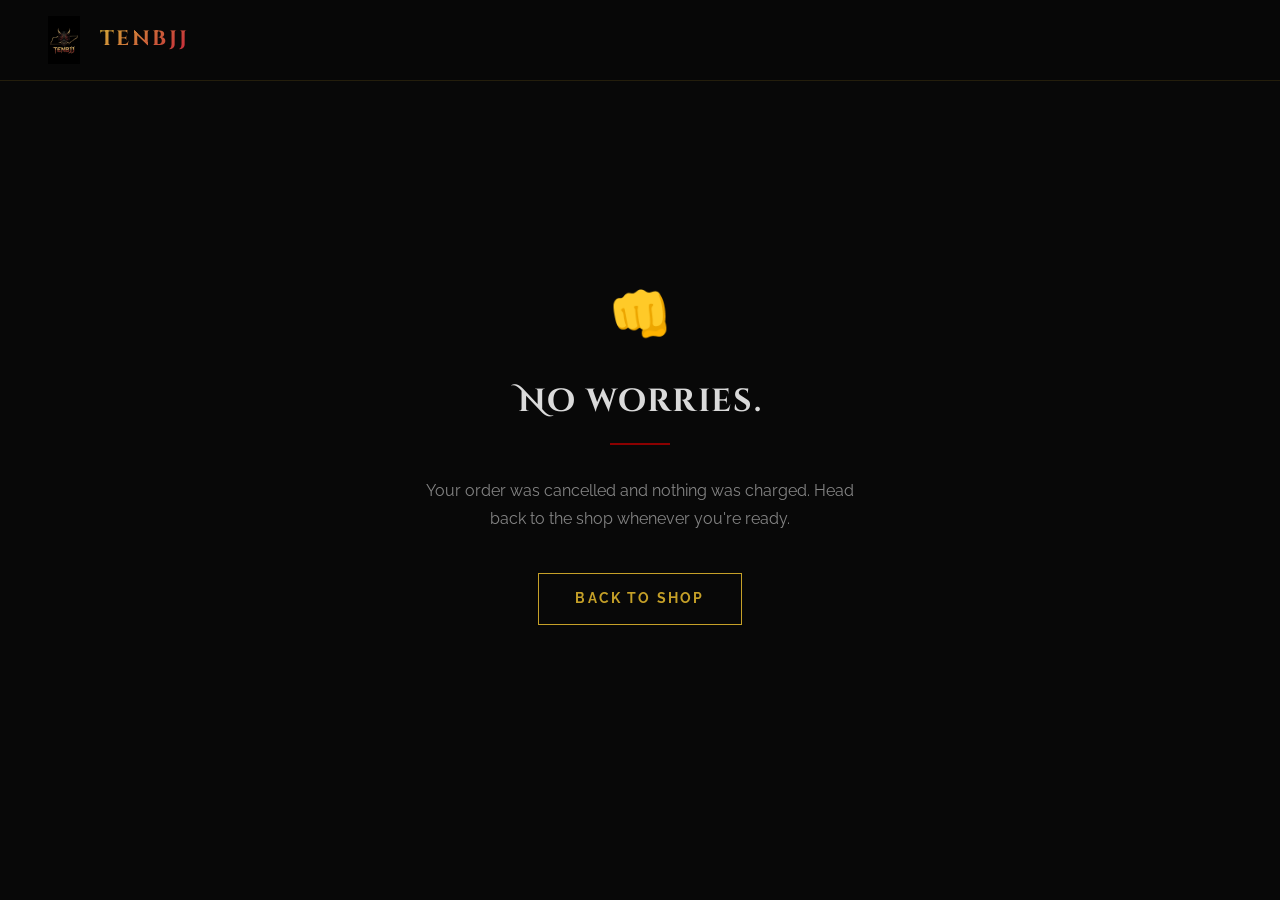
<file: cancel.html>
<!DOCTYPE html>
<html lang="en">
<head>
  <meta charset="UTF-8" />
  <meta name="viewport" content="width=device-width, initial-scale=1.0" />
  <title>Order Cancelled | TENBJJ</title>
  <meta name="robots" content="noindex, nofollow" />
  <link rel="icon" type="image/jpeg" href="/assets/images/logo.jpg" />
  <link rel="stylesheet" href="/css/style.css" />
  <!-- Google tag (gtag.js) -->
  <script async src="https://www.googletagmanager.com/gtag/js?id=G-LNB2J9VBPS"></script>
  <script>
    window.dataLayer = window.dataLayer || [];
    function gtag(){dataLayer.push(arguments);}
    gtag('js', new Date());
    gtag('config', 'G-LNB2J9VBPS');
  </script>
  <style>
    .cancel-wrap {
      min-height: 100vh;
      display: flex;
      flex-direction: column;
      align-items: center;
      justify-content: center;
      text-align: center;
      padding: 60px 24px;
      background: #080808;
    }
    .cancel-icon { font-size: 3rem; margin-bottom: 24px; display: block; }
    .cancel-title {
      font-family: 'Cinzel Decorative', serif;
      font-size: clamp(1.4rem, 4vw, 2rem);
      color: rgba(255,255,255,0.85);
      margin-bottom: 16px;
      letter-spacing: 0.05em;
    }
    .cancel-body {
      font-family: 'Raleway', sans-serif;
      font-size: 1rem;
      color: rgba(255,255,255,0.5);
      line-height: 1.75;
      max-width: 460px;
      margin: 0 auto 40px;
    }
    .cancel-rule { width: 60px; height: 2px; background: #8B0000; margin: 0 auto 32px; }
    .btn-back {
      display: inline-block;
      font-family: 'Raleway', sans-serif;
      font-size: 0.85rem;
      font-weight: 700;
      letter-spacing: 0.16em;
      text-transform: uppercase;
      color: #C5A028;
      border: 1.5px solid #C5A028;
      padding: 14px 36px;
      text-decoration: none;
      transition: all 0.2s;
    }
    .btn-back:hover { background: #C5A028; color: #080808; }
  </style>
</head>
<body>
  <nav class="nav" id="nav">
    <a class="nav-logo" href="/">
      <img src="/assets/images/logo.jpg" alt="TENBJJ Logo" />
      <span class="nav-logo-text">TENBJJ</span>
    </a>
  </nav>

  <div class="cancel-wrap">
    <span class="cancel-icon">👊</span>
    <h1 class="cancel-title">No worries.</h1>
    <div class="cancel-rule"></div>
    <p class="cancel-body">
      Your order was cancelled and nothing was charged. 
      Head back to the shop whenever you're ready.
    </p>
    <a href="/#shop" class="btn-back">Back to Shop</a>
  </div>
</body>
</html>
</file>
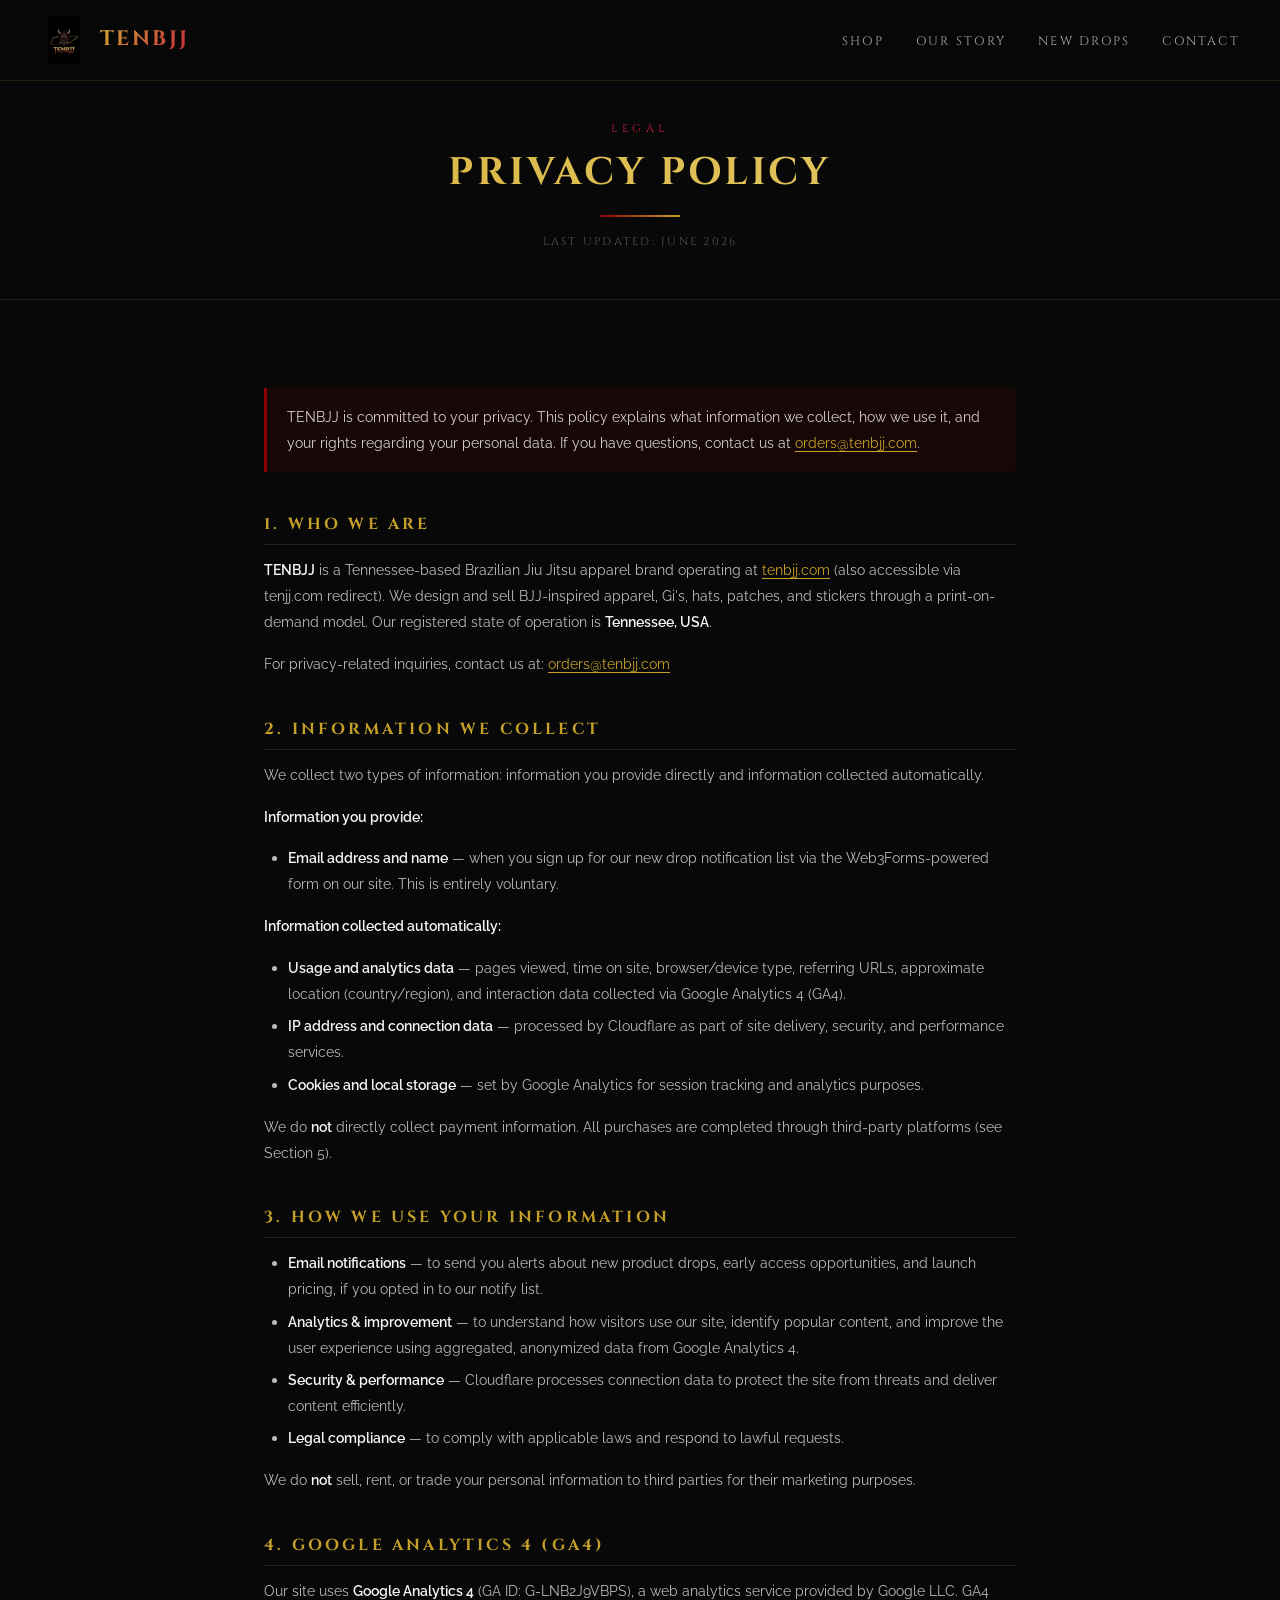
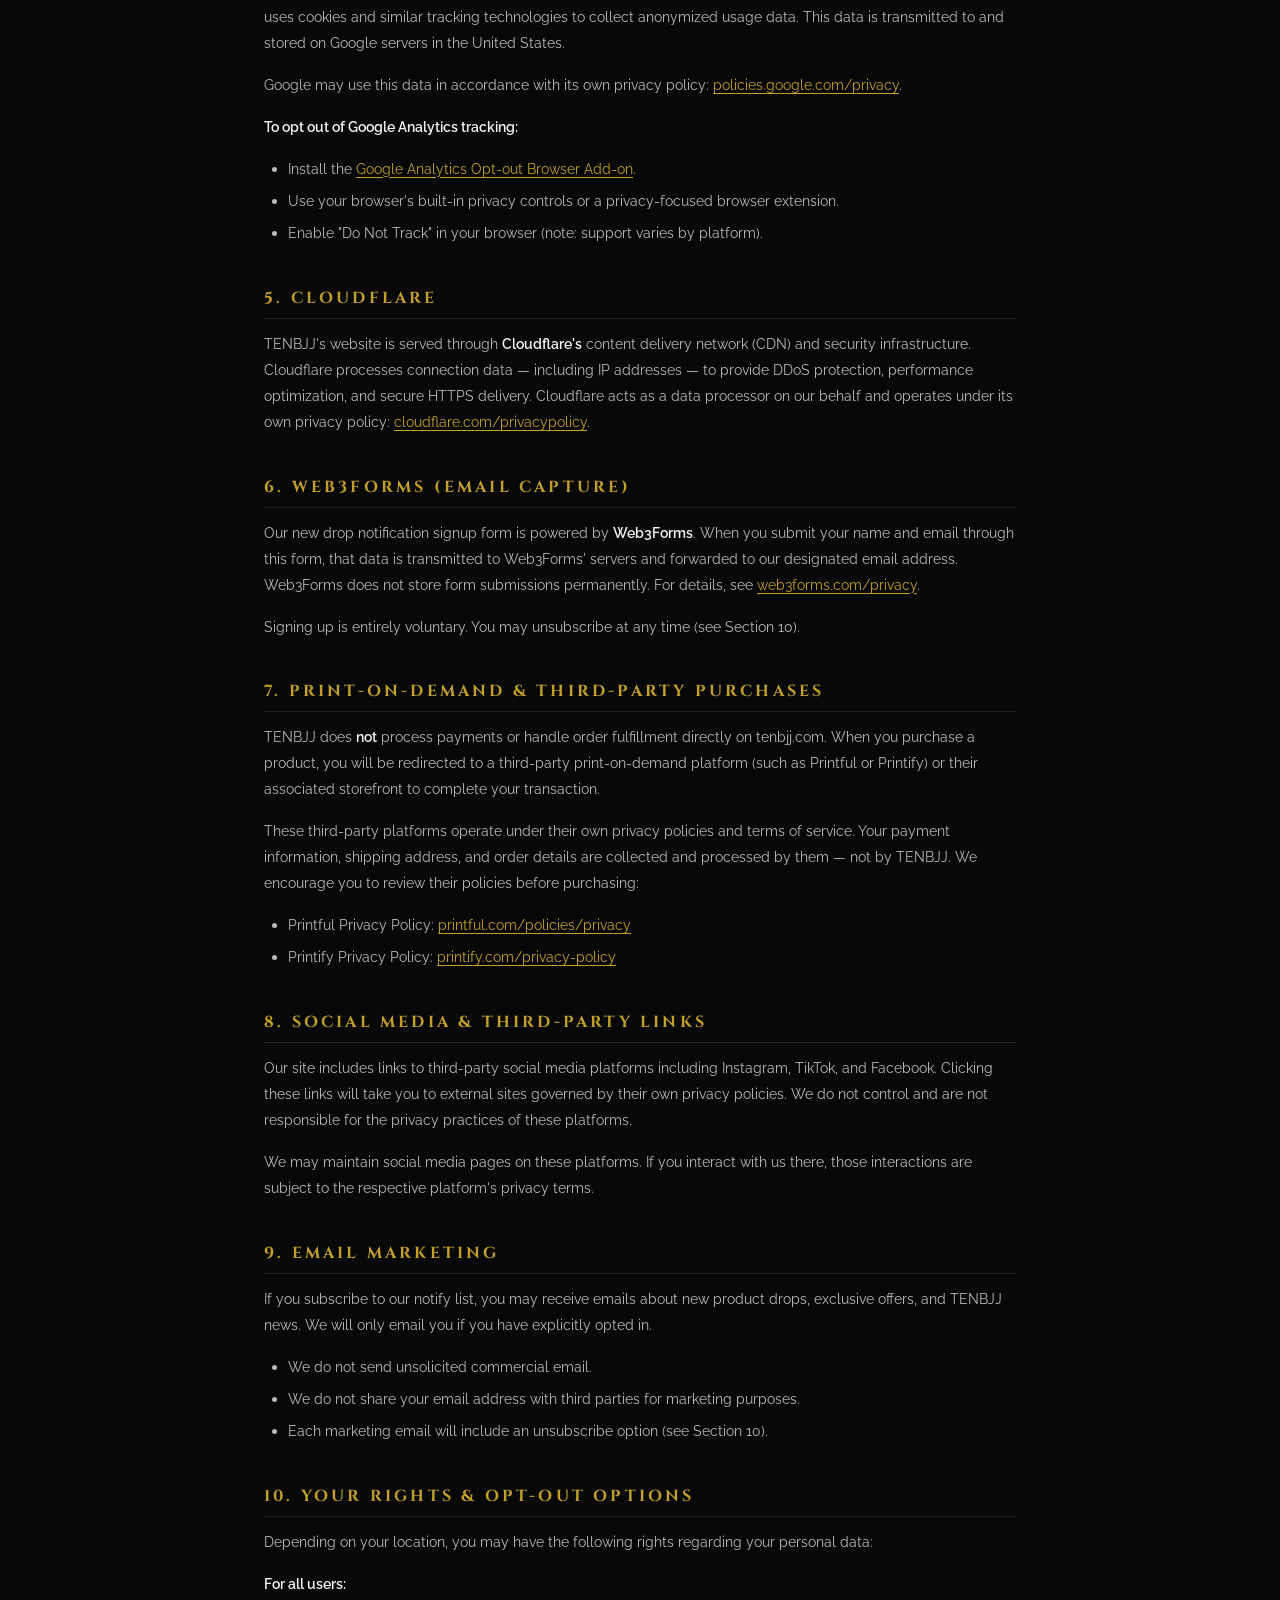
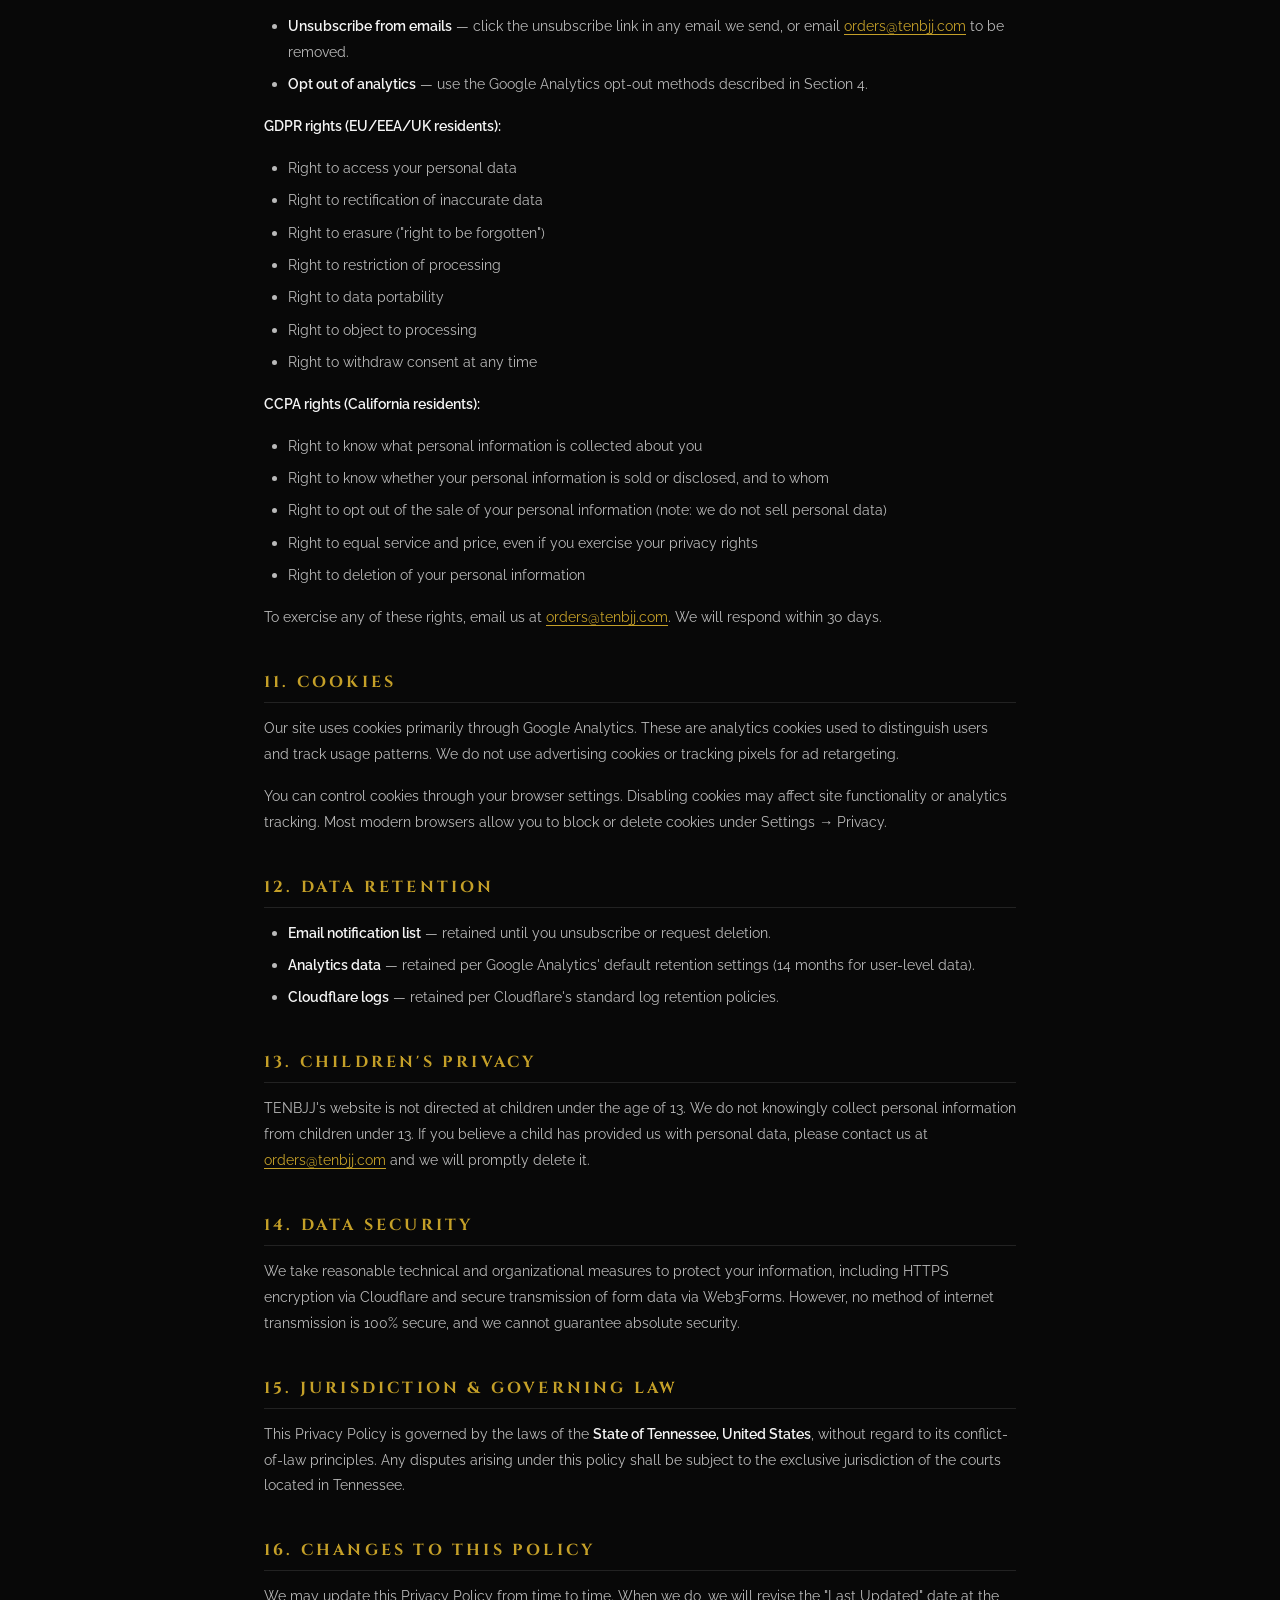
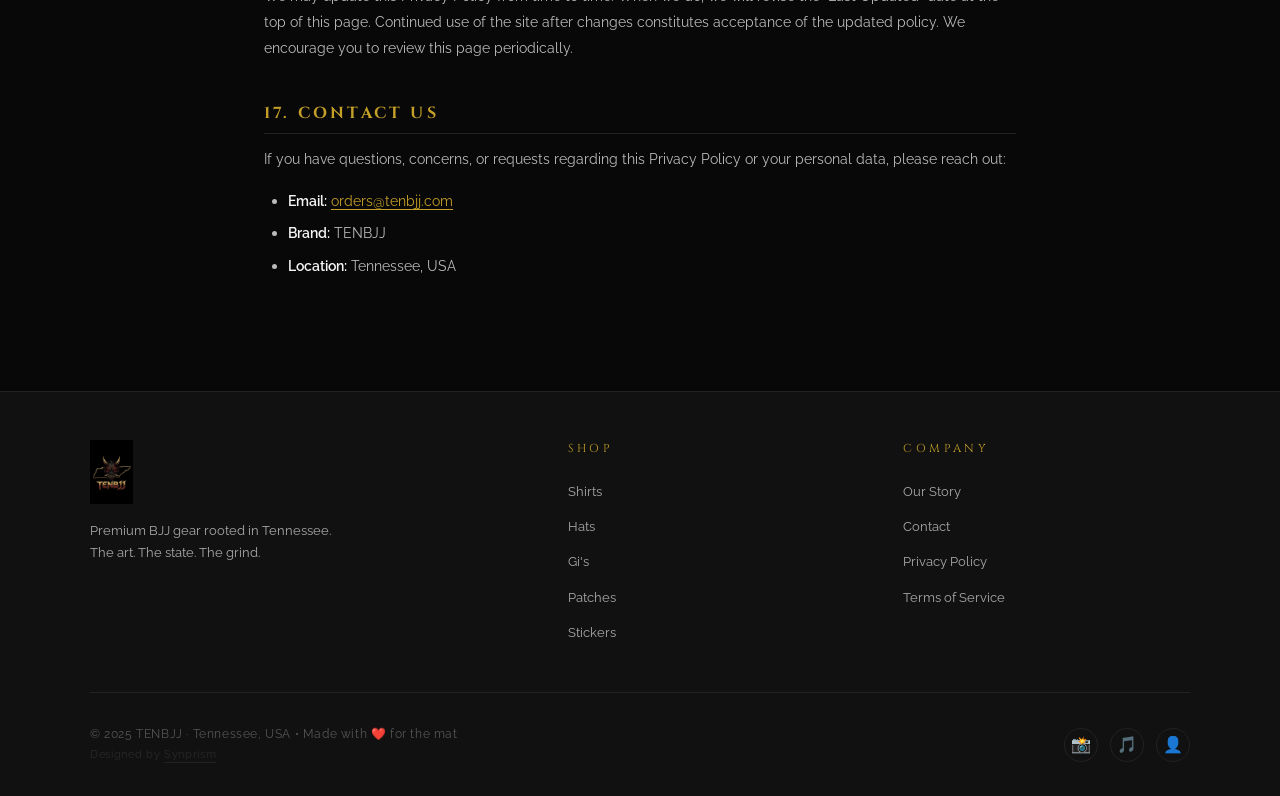
<file: privacy.html>
<!DOCTYPE html>
<html lang="en">
<head>
  <meta charset="UTF-8" />
  <meta name="viewport" content="width=device-width, initial-scale=1.0" />
  <title>Privacy Policy | TENBJJ</title>
  <meta name="description" content="Privacy Policy for TENBJJ — Tennessee Brazilian Jiu Jitsu apparel brand." />
  <meta name="robots" content="noindex, nofollow" />
  <link rel="canonical" href="https://tenbjj.com/privacy.html" />
  <link rel="icon" type="image/jpeg" href="/assets/images/logo.jpg" />
  <link rel="stylesheet" href="/css/style.css" />
  <!-- Google tag (gtag.js) -->
  <script async src="https://www.googletagmanager.com/gtag/js?id=G-LNB2J9VBPS"></script>
  <script>
    window.dataLayer = window.dataLayer || [];
    function gtag(){dataLayer.push(arguments);}
    gtag('js', new Date());
    gtag('config', 'G-LNB2J9VBPS');
  </script>
  <style>
    /* ── LEGAL PAGE LAYOUT ─────────────────────────────────── */
    .legal-hero {
      padding: 120px 24px 48px;
      text-align: center;
      background: var(--black);
      border-bottom: 1px solid var(--black-border);
    }
    .legal-hero .section-eyebrow { margin-bottom: 0.75rem; }
    .legal-hero .section-title {
      font-size: clamp(1.6rem, 4vw, 2.4rem);
    }
    .legal-updated {
      font-family: var(--font-heading);
      font-size: 0.7rem;
      letter-spacing: 0.2em;
      text-transform: uppercase;
      color: var(--grey-dark);
      margin-top: 1rem;
    }
    .legal-body {
      max-width: 800px;
      margin: 0 auto;
      padding: 64px 24px 96px;
    }
    .legal-body h2 {
      font-family: var(--font-heading);
      font-size: 1rem;
      letter-spacing: 0.2em;
      text-transform: uppercase;
      color: var(--gold);
      margin: 2.5rem 0 0.75rem;
      padding-bottom: 0.4rem;
      border-bottom: 1px solid var(--black-border);
    }
    .legal-body h2:first-child { margin-top: 0; }
    .legal-body p {
      font-family: var(--font-body);
      font-size: 0.9rem;
      color: rgba(245,245,245,0.75);
      line-height: 1.8;
      margin-bottom: 1rem;
    }
    .legal-body ul {
      list-style: disc;
      padding-left: 1.5rem;
      margin-bottom: 1rem;
    }
    .legal-body ul li {
      font-family: var(--font-body);
      font-size: 0.9rem;
      color: rgba(245,245,245,0.75);
      line-height: 1.8;
      margin-bottom: 0.4rem;
    }
    .legal-body a {
      color: var(--gold);
      text-decoration: underline;
      text-underline-offset: 3px;
      transition: color var(--transition);
    }
    .legal-body a:hover { color: var(--gold-pale); }
    .legal-body strong {
      color: var(--white);
      font-weight: 600;
    }
    .legal-highlight {
      background: rgba(139,0,0,0.12);
      border-left: 3px solid var(--crimson);
      padding: 1rem 1.25rem;
      border-radius: 0 var(--radius) var(--radius) 0;
      margin: 1.5rem 0;
    }
    .legal-highlight p { margin-bottom: 0; color: rgba(245,245,245,0.85); }
    .nav-cart { display: none !important; }
  </style>
</head>
<body>

  <!-- NAV -->
  <nav class="nav" id="nav">
    <a class="nav-logo" href="/">
      <img src="/assets/images/logo.jpg" alt="TENBJJ Logo" />
      <span class="nav-logo-text">TENBJJ</span>
    </a>
    <ul class="nav-links">
      <li><a href="/#shop">Shop</a></li>
      <li><a href="/#story">Our Story</a></li>
      <li><a href="/#notify">New Drops</a></li>
      <li><a href="mailto:orders@tenbjj.com">Contact</a></li>
    </ul>
    <a class="nav-cart" href="/#shop">
      <span>🛒</span>
      <span>Shop Now</span>
    </a>
    <div class="nav-hamburger" id="hamburger" aria-label="Menu">
      <span></span><span></span><span></span>
    </div>
  </nav>

  <!-- HERO -->
  <div class="legal-hero">
    <p class="section-eyebrow">Legal</p>
    <h1 class="section-title">Privacy Policy</h1>
    <div class="section-rule"></div>
    <p class="legal-updated">Last Updated: June 2026</p>
  </div>

  <!-- CONTENT -->
  <main class="legal-body">

    <div class="legal-highlight">
      <p>TENBJJ is committed to your privacy. This policy explains what information we collect, how we use it, and your rights regarding your personal data. If you have questions, contact us at <a href="mailto:orders@tenbjj.com">orders@tenbjj.com</a>.</p>
    </div>

    <h2>1. Who We Are</h2>
    <p><strong>TENBJJ</strong> is a Tennessee-based Brazilian Jiu Jitsu apparel brand operating at <a href="https://tenbjj.com">tenbjj.com</a> (also accessible via tenjj.com redirect). We design and sell BJJ-inspired apparel, Gi's, hats, patches, and stickers through a print-on-demand model. Our registered state of operation is <strong>Tennessee, USA</strong>.</p>
    <p>For privacy-related inquiries, contact us at: <a href="mailto:orders@tenbjj.com">orders@tenbjj.com</a></p>

    <h2>2. Information We Collect</h2>
    <p>We collect two types of information: information you provide directly and information collected automatically.</p>
    <p><strong>Information you provide:</strong></p>
    <ul>
      <li><strong>Email address and name</strong> — when you sign up for our new drop notification list via the Web3Forms-powered form on our site. This is entirely voluntary.</li>
    </ul>
    <p><strong>Information collected automatically:</strong></p>
    <ul>
      <li><strong>Usage and analytics data</strong> — pages viewed, time on site, browser/device type, referring URLs, approximate location (country/region), and interaction data collected via Google Analytics 4 (GA4).</li>
      <li><strong>IP address and connection data</strong> — processed by Cloudflare as part of site delivery, security, and performance services.</li>
      <li><strong>Cookies and local storage</strong> — set by Google Analytics for session tracking and analytics purposes.</li>
    </ul>
    <p>We do <strong>not</strong> directly collect payment information. All purchases are completed through third-party platforms (see Section 5).</p>

    <h2>3. How We Use Your Information</h2>
    <ul>
      <li><strong>Email notifications</strong> — to send you alerts about new product drops, early access opportunities, and launch pricing, if you opted in to our notify list.</li>
      <li><strong>Analytics &amp; improvement</strong> — to understand how visitors use our site, identify popular content, and improve the user experience using aggregated, anonymized data from Google Analytics 4.</li>
      <li><strong>Security &amp; performance</strong> — Cloudflare processes connection data to protect the site from threats and deliver content efficiently.</li>
      <li><strong>Legal compliance</strong> — to comply with applicable laws and respond to lawful requests.</li>
    </ul>
    <p>We do <strong>not</strong> sell, rent, or trade your personal information to third parties for their marketing purposes.</p>

    <h2>4. Google Analytics 4 (GA4)</h2>
    <p>Our site uses <strong>Google Analytics 4</strong> (GA ID: G-LNB2J9VBPS), a web analytics service provided by Google LLC. GA4 uses cookies and similar tracking technologies to collect anonymized usage data. This data is transmitted to and stored on Google servers in the United States.</p>
    <p>Google may use this data in accordance with its own privacy policy: <a href="https://policies.google.com/privacy" target="_blank" rel="noopener noreferrer">policies.google.com/privacy</a>.</p>
    <p><strong>To opt out of Google Analytics tracking:</strong></p>
    <ul>
      <li>Install the <a href="https://tools.google.com/dlpage/gaoptout" target="_blank" rel="noopener noreferrer">Google Analytics Opt-out Browser Add-on</a>.</li>
      <li>Use your browser's built-in privacy controls or a privacy-focused browser extension.</li>
      <li>Enable "Do Not Track" in your browser (note: support varies by platform).</li>
    </ul>

    <h2>5. Cloudflare</h2>
    <p>TENBJJ's website is served through <strong>Cloudflare's</strong> content delivery network (CDN) and security infrastructure. Cloudflare processes connection data — including IP addresses — to provide DDoS protection, performance optimization, and secure HTTPS delivery. Cloudflare acts as a data processor on our behalf and operates under its own privacy policy: <a href="https://www.cloudflare.com/privacypolicy/" target="_blank" rel="noopener noreferrer">cloudflare.com/privacypolicy</a>.</p>

    <h2>6. Web3Forms (Email Capture)</h2>
    <p>Our new drop notification signup form is powered by <strong>Web3Forms</strong>. When you submit your name and email through this form, that data is transmitted to Web3Forms' servers and forwarded to our designated email address. Web3Forms does not store form submissions permanently. For details, see <a href="https://web3forms.com/privacy" target="_blank" rel="noopener noreferrer">web3forms.com/privacy</a>.</p>
    <p>Signing up is entirely voluntary. You may unsubscribe at any time (see Section 10).</p>

    <h2>7. Print-on-Demand &amp; Third-Party Purchases</h2>
    <p>TENBJJ does <strong>not</strong> process payments or handle order fulfillment directly on tenbjj.com. When you purchase a product, you will be redirected to a third-party print-on-demand platform (such as Printful or Printify) or their associated storefront to complete your transaction.</p>
    <p>These third-party platforms operate under their own privacy policies and terms of service. Your payment information, shipping address, and order details are collected and processed by them — not by TENBJJ. We encourage you to review their policies before purchasing:</p>
    <ul>
      <li>Printful Privacy Policy: <a href="https://www.printful.com/policies/privacy" target="_blank" rel="noopener noreferrer">printful.com/policies/privacy</a></li>
      <li>Printify Privacy Policy: <a href="https://printify.com/privacy-policy/" target="_blank" rel="noopener noreferrer">printify.com/privacy-policy</a></li>
    </ul>

    <h2>8. Social Media &amp; Third-Party Links</h2>
    <p>Our site includes links to third-party social media platforms including Instagram, TikTok, and Facebook. Clicking these links will take you to external sites governed by their own privacy policies. We do not control and are not responsible for the privacy practices of these platforms.</p>
    <p>We may maintain social media pages on these platforms. If you interact with us there, those interactions are subject to the respective platform's privacy terms.</p>

    <h2>9. Email Marketing</h2>
    <p>If you subscribe to our notify list, you may receive emails about new product drops, exclusive offers, and TENBJJ news. We will only email you if you have explicitly opted in.</p>
    <ul>
      <li>We do not send unsolicited commercial email.</li>
      <li>We do not share your email address with third parties for marketing purposes.</li>
      <li>Each marketing email will include an unsubscribe option (see Section 10).</li>
    </ul>

    <h2>10. Your Rights &amp; Opt-Out Options</h2>
    <p>Depending on your location, you may have the following rights regarding your personal data:</p>
    <p><strong>For all users:</strong></p>
    <ul>
      <li><strong>Unsubscribe from emails</strong> — click the unsubscribe link in any email we send, or email <a href="mailto:orders@tenbjj.com">orders@tenbjj.com</a> to be removed.</li>
      <li><strong>Opt out of analytics</strong> — use the Google Analytics opt-out methods described in Section 4.</li>
    </ul>
    <p><strong>GDPR rights (EU/EEA/UK residents):</strong></p>
    <ul>
      <li>Right to access your personal data</li>
      <li>Right to rectification of inaccurate data</li>
      <li>Right to erasure ("right to be forgotten")</li>
      <li>Right to restriction of processing</li>
      <li>Right to data portability</li>
      <li>Right to object to processing</li>
      <li>Right to withdraw consent at any time</li>
    </ul>
    <p><strong>CCPA rights (California residents):</strong></p>
    <ul>
      <li>Right to know what personal information is collected about you</li>
      <li>Right to know whether your personal information is sold or disclosed, and to whom</li>
      <li>Right to opt out of the sale of your personal information (note: we do not sell personal data)</li>
      <li>Right to equal service and price, even if you exercise your privacy rights</li>
      <li>Right to deletion of your personal information</li>
    </ul>
    <p>To exercise any of these rights, email us at <a href="mailto:orders@tenbjj.com">orders@tenbjj.com</a>. We will respond within 30 days.</p>

    <h2>11. Cookies</h2>
    <p>Our site uses cookies primarily through Google Analytics. These are analytics cookies used to distinguish users and track usage patterns. We do not use advertising cookies or tracking pixels for ad retargeting.</p>
    <p>You can control cookies through your browser settings. Disabling cookies may affect site functionality or analytics tracking. Most modern browsers allow you to block or delete cookies under Settings → Privacy.</p>

    <h2>12. Data Retention</h2>
    <ul>
      <li><strong>Email notification list</strong> — retained until you unsubscribe or request deletion.</li>
      <li><strong>Analytics data</strong> — retained per Google Analytics' default retention settings (14 months for user-level data).</li>
      <li><strong>Cloudflare logs</strong> — retained per Cloudflare's standard log retention policies.</li>
    </ul>

    <h2>13. Children's Privacy</h2>
    <p>TENBJJ's website is not directed at children under the age of 13. We do not knowingly collect personal information from children under 13. If you believe a child has provided us with personal data, please contact us at <a href="mailto:orders@tenbjj.com">orders@tenbjj.com</a> and we will promptly delete it.</p>

    <h2>14. Data Security</h2>
    <p>We take reasonable technical and organizational measures to protect your information, including HTTPS encryption via Cloudflare and secure transmission of form data via Web3Forms. However, no method of internet transmission is 100% secure, and we cannot guarantee absolute security.</p>

    <h2>15. Jurisdiction &amp; Governing Law</h2>
    <p>This Privacy Policy is governed by the laws of the <strong>State of Tennessee, United States</strong>, without regard to its conflict-of-law principles. Any disputes arising under this policy shall be subject to the exclusive jurisdiction of the courts located in Tennessee.</p>

    <h2>16. Changes to This Policy</h2>
    <p>We may update this Privacy Policy from time to time. When we do, we will revise the "Last Updated" date at the top of this page. Continued use of the site after changes constitutes acceptance of the updated policy. We encourage you to review this page periodically.</p>

    <h2>17. Contact Us</h2>
    <p>If you have questions, concerns, or requests regarding this Privacy Policy or your personal data, please reach out:</p>
    <ul>
      <li><strong>Email:</strong> <a href="mailto:orders@tenbjj.com">orders@tenbjj.com</a></li>
      <li><strong>Brand:</strong> TENBJJ</li>
      <li><strong>Location:</strong> Tennessee, USA</li>
    </ul>

  </main>

  <!-- FOOTER -->
  <footer>
    <div class="footer-inner">
      <div class="footer-brand">
        <img src="/assets/images/logo.jpg" alt="TENBJJ" class="footer-logo" />
        <p class="footer-tagline">
          Premium BJJ gear rooted in Tennessee.<br>
          The art. The state. The grind.
        </p>
      </div>
      <div>
        <p class="footer-heading">Shop</p>
        <ul class="footer-links">
          <li><a href="/#shop">Shirts</a></li>
          <li><a href="/#shop">Hats</a></li>
          <li><a href="/#shop">Gi's</a></li>
          <li><a href="/#shop">Patches</a></li>
          <li><a href="/#shop">Stickers</a></li>
        </ul>
      </div>
      <div>
        <p class="footer-heading">Company</p>
        <ul class="footer-links">
          <li><a href="/#story">Our Story</a></li>
          <li><a href="mailto:orders@tenbjj.com">Contact</a></li>
          <li><a href="/privacy.html">Privacy Policy</a></li>
          <li><a href="/terms.html">Terms of Service</a></li>
        </ul>
      </div>
    </div>
    <div class="footer-bottom" style="max-width:1100px;margin:0 auto;">
      <p class="footer-copy">
        &copy; 2025 TENBJJ &middot; Tennessee, USA &bull; Made with <span>❤️</span> for the mat
        <br><span style="font-size:0.7rem; opacity:0.35; letter-spacing:0.06em;">Designed by <a href="https://synprism.io" target="_blank" rel="noopener" style="color:inherit; text-decoration:none; border-bottom:1px solid rgba(255,255,255,0.2); padding-bottom:1px; transition:opacity 0.2s;" onmouseover="this.parentElement.style.opacity='0.65'" onmouseout="this.parentElement.style.opacity='0.35'">Synprism</a></span>
      </p>
      <div class="footer-social">
        <a href="#" aria-label="Instagram">📸</a>
        <a href="#" aria-label="TikTok">🎵</a>
        <a href="#" aria-label="Facebook">👤</a>
      </div>
    </div>
  </footer>

  <script src="/js/main.js"></script>
</body>
</html>
</file>
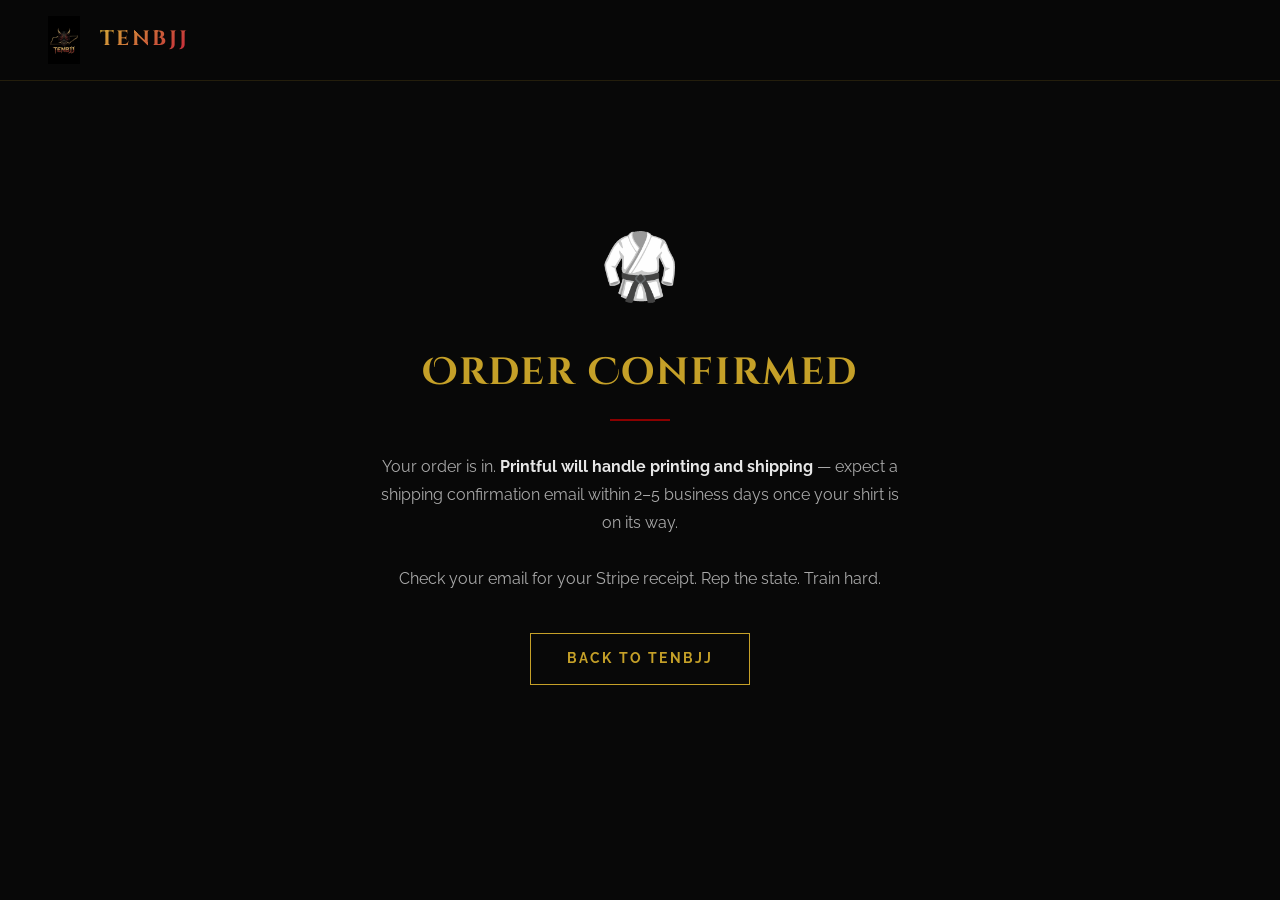
<file: success.html>
<!DOCTYPE html>
<html lang="en">
<head>
  <meta charset="UTF-8" />
  <meta name="viewport" content="width=device-width, initial-scale=1.0" />
  <title>Order Confirmed | TENBJJ</title>
  <meta name="robots" content="noindex, nofollow" />
  <link rel="icon" type="image/jpeg" href="/assets/images/logo.jpg" />
  <link rel="stylesheet" href="/css/style.css" />
  <!-- Google tag (gtag.js) -->
  <script async src="https://www.googletagmanager.com/gtag/js?id=G-LNB2J9VBPS"></script>
  <script>
    window.dataLayer = window.dataLayer || [];
    function gtag(){dataLayer.push(arguments);}
    gtag('js', new Date());
    gtag('config', 'G-LNB2J9VBPS');
  </script>
  <script>
    // Clear cart on successful purchase — runs before page renders
    try { localStorage.removeItem('tenbjj_cart'); } catch(e) {}
  </script>
  <style>
    .success-wrap {
      min-height: 100vh;
      display: flex;
      flex-direction: column;
      align-items: center;
      justify-content: center;
      text-align: center;
      padding: 60px 24px;
      background: #080808;
    }
    .success-icon {
      font-size: 4rem;
      margin-bottom: 24px;
      display: block;
    }
    .success-title {
      font-family: 'Cinzel Decorative', serif;
      font-size: clamp(1.6rem, 4vw, 2.4rem);
      color: #C5A028;
      margin-bottom: 16px;
      letter-spacing: 0.05em;
    }
    .success-body {
      font-family: 'Raleway', sans-serif;
      font-size: 1rem;
      color: rgba(255,255,255,0.65);
      line-height: 1.75;
      max-width: 520px;
      margin: 0 auto 40px;
    }
    .success-body strong { color: rgba(255,255,255,0.9); }
    .success-rule {
      width: 60px;
      height: 2px;
      background: #8B0000;
      margin: 0 auto 32px;
    }
    .btn-home {
      display: inline-block;
      font-family: 'Raleway', sans-serif;
      font-size: 0.85rem;
      font-weight: 700;
      letter-spacing: 0.16em;
      text-transform: uppercase;
      color: #C5A028;
      border: 1.5px solid #C5A028;
      padding: 14px 36px;
      text-decoration: none;
      transition: all 0.2s;
    }
    .btn-home:hover {
      background: #C5A028;
      color: #080808;
    }
  </style>
</head>
<body>
  <nav class="nav" id="nav">
    <a class="nav-logo" href="/">
      <img src="/assets/images/logo.jpg" alt="TENBJJ Logo" />
      <span class="nav-logo-text">TENBJJ</span>
    </a>
  </nav>

  <div class="success-wrap">
    <span class="success-icon">🥋</span>
    <h1 class="success-title">Order Confirmed</h1>
    <div class="success-rule"></div>
    <p class="success-body">
      Your order is in. <strong>Printful will handle printing and shipping</strong> — 
      expect a shipping confirmation email within 2&ndash;5 business days once your 
      shirt is on its way.<br><br>
      Check your email for your Stripe receipt. Rep the state. Train hard.
    </p>
    <a href="/" class="btn-home">Back to TENBJJ</a>
  </div>
</body>
</html>
</file>
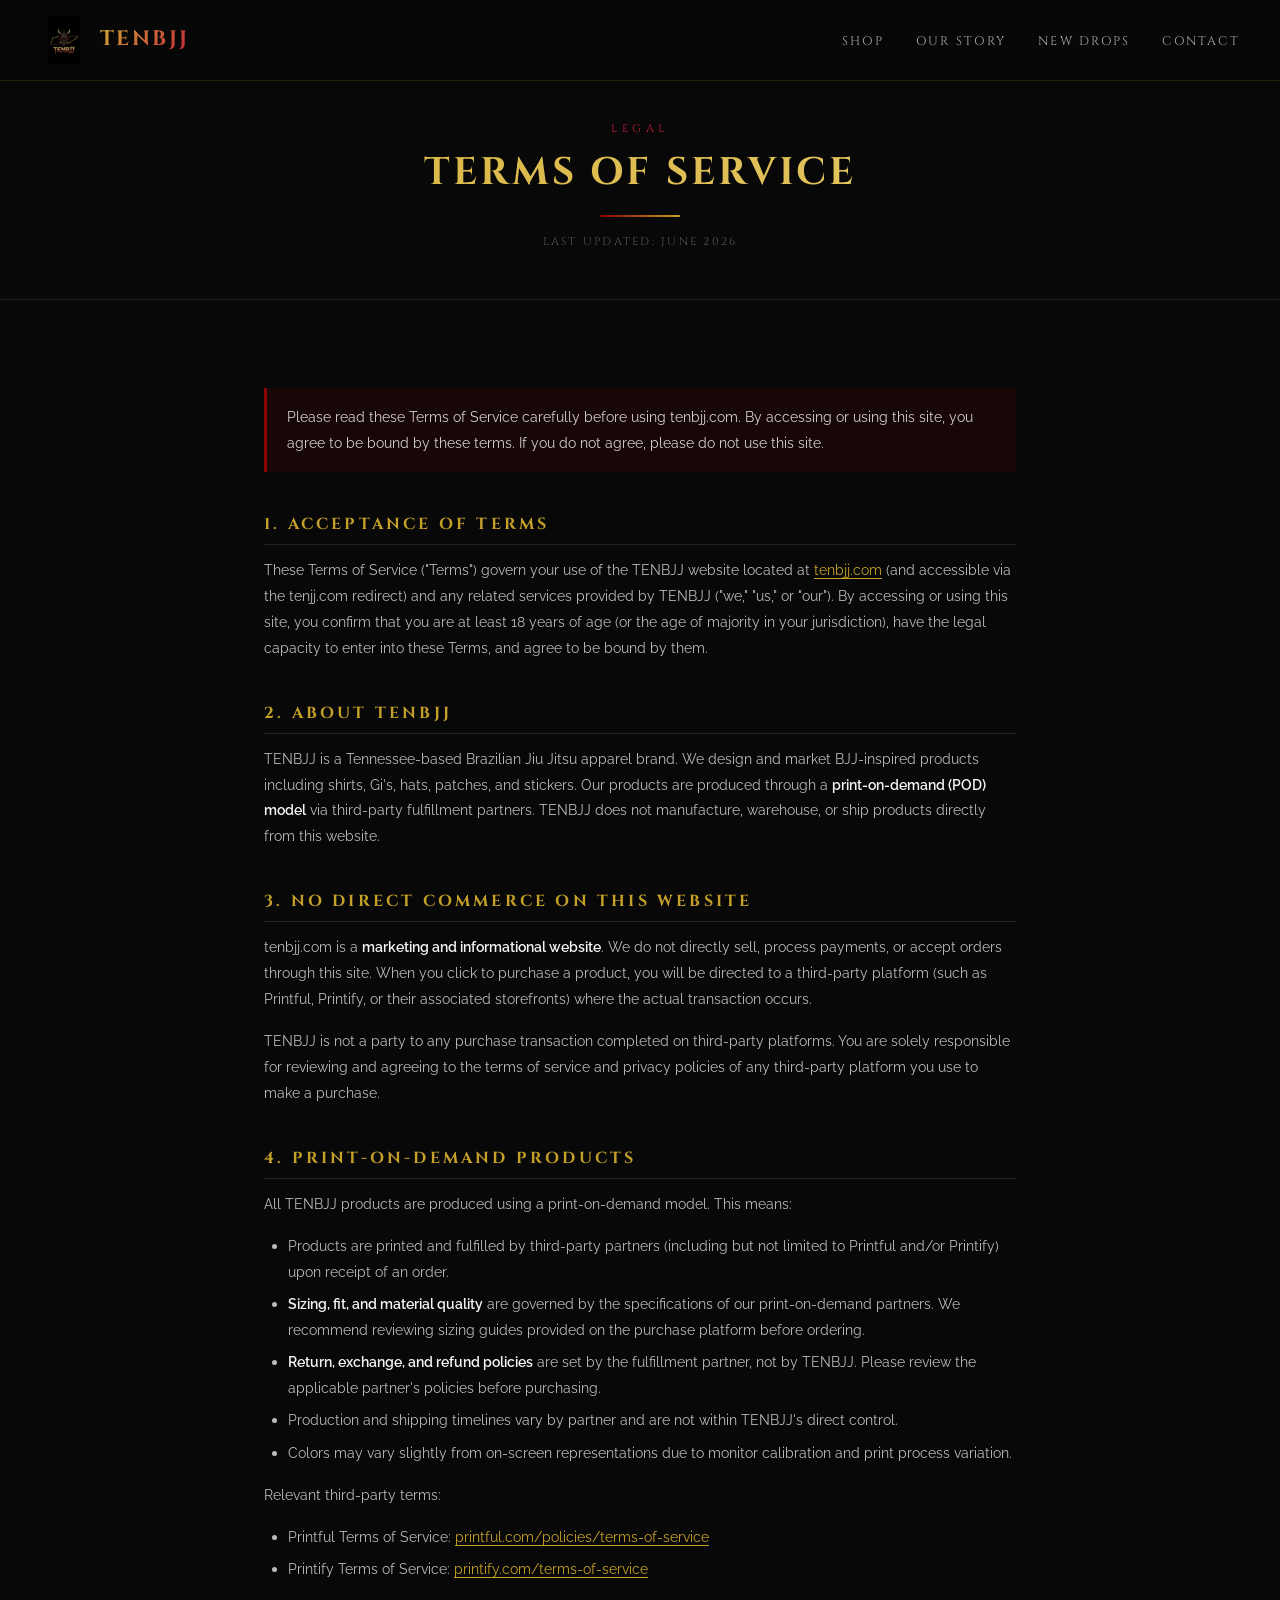
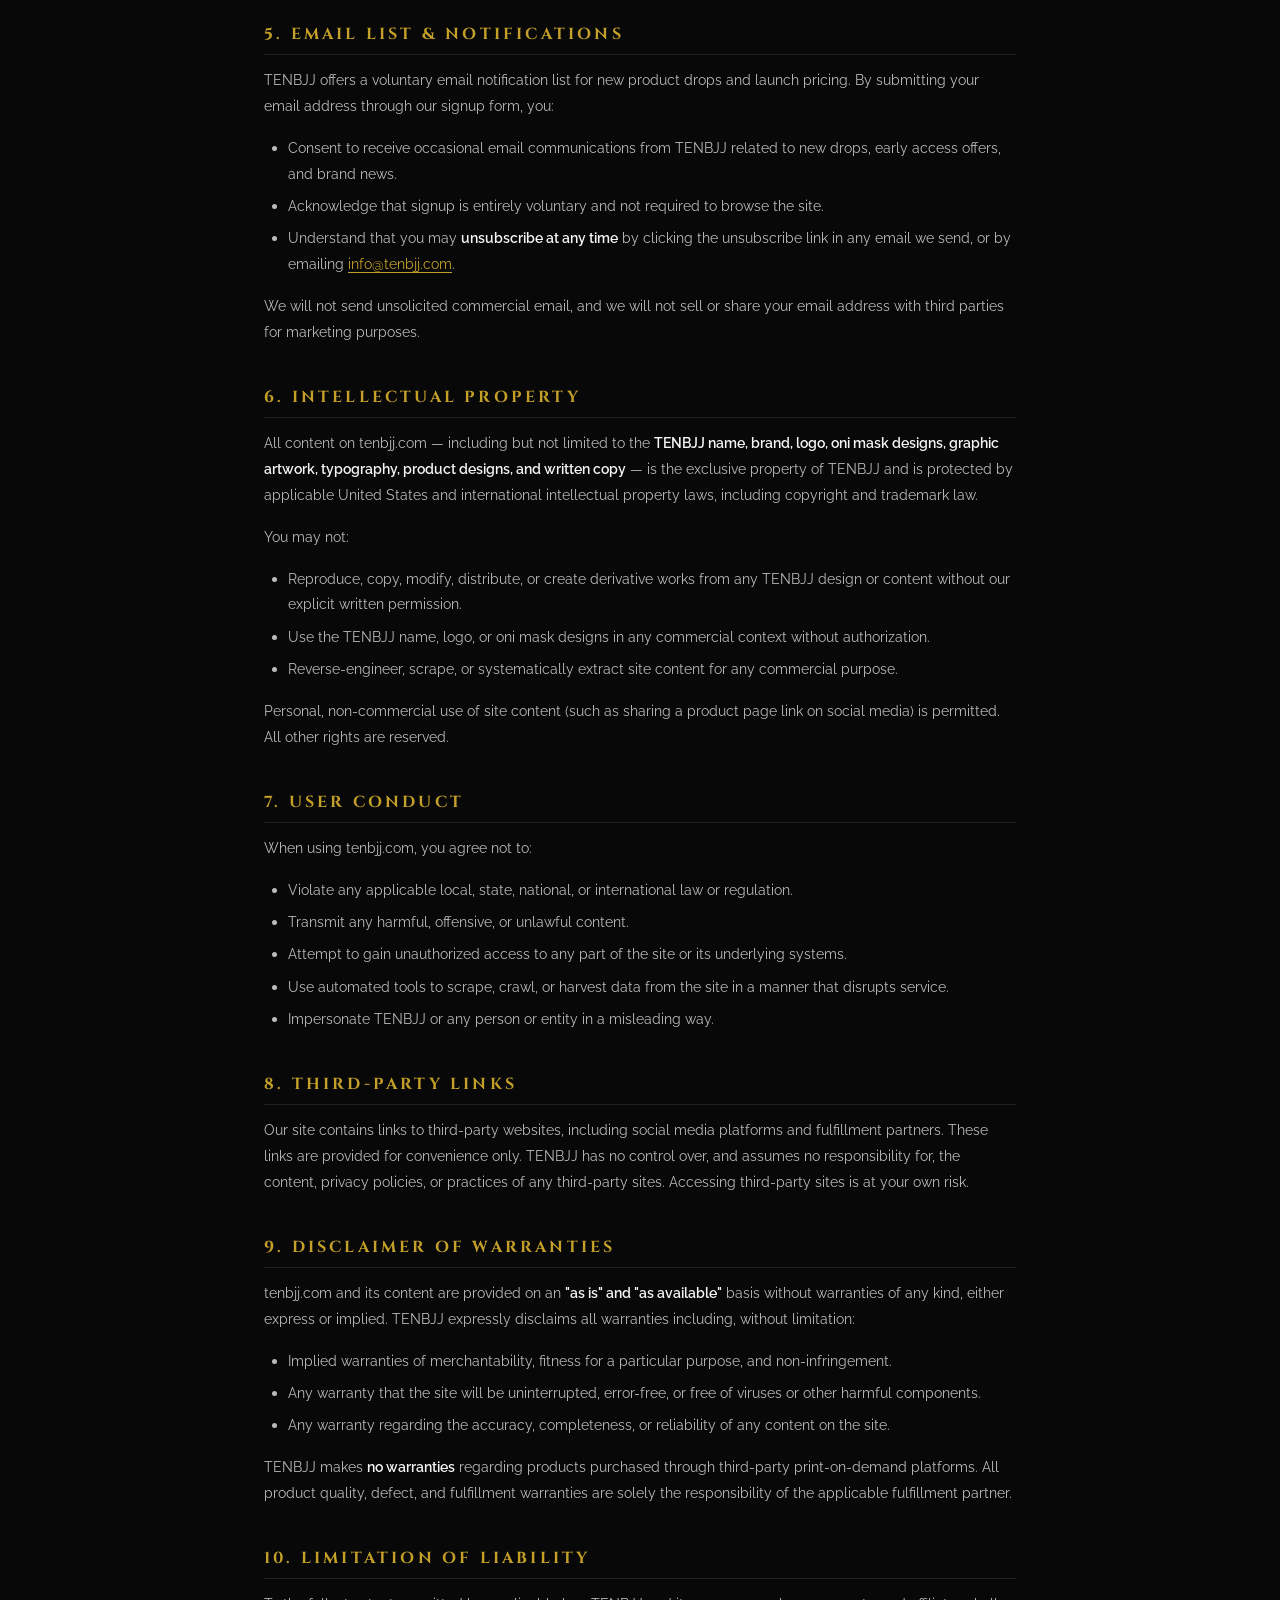
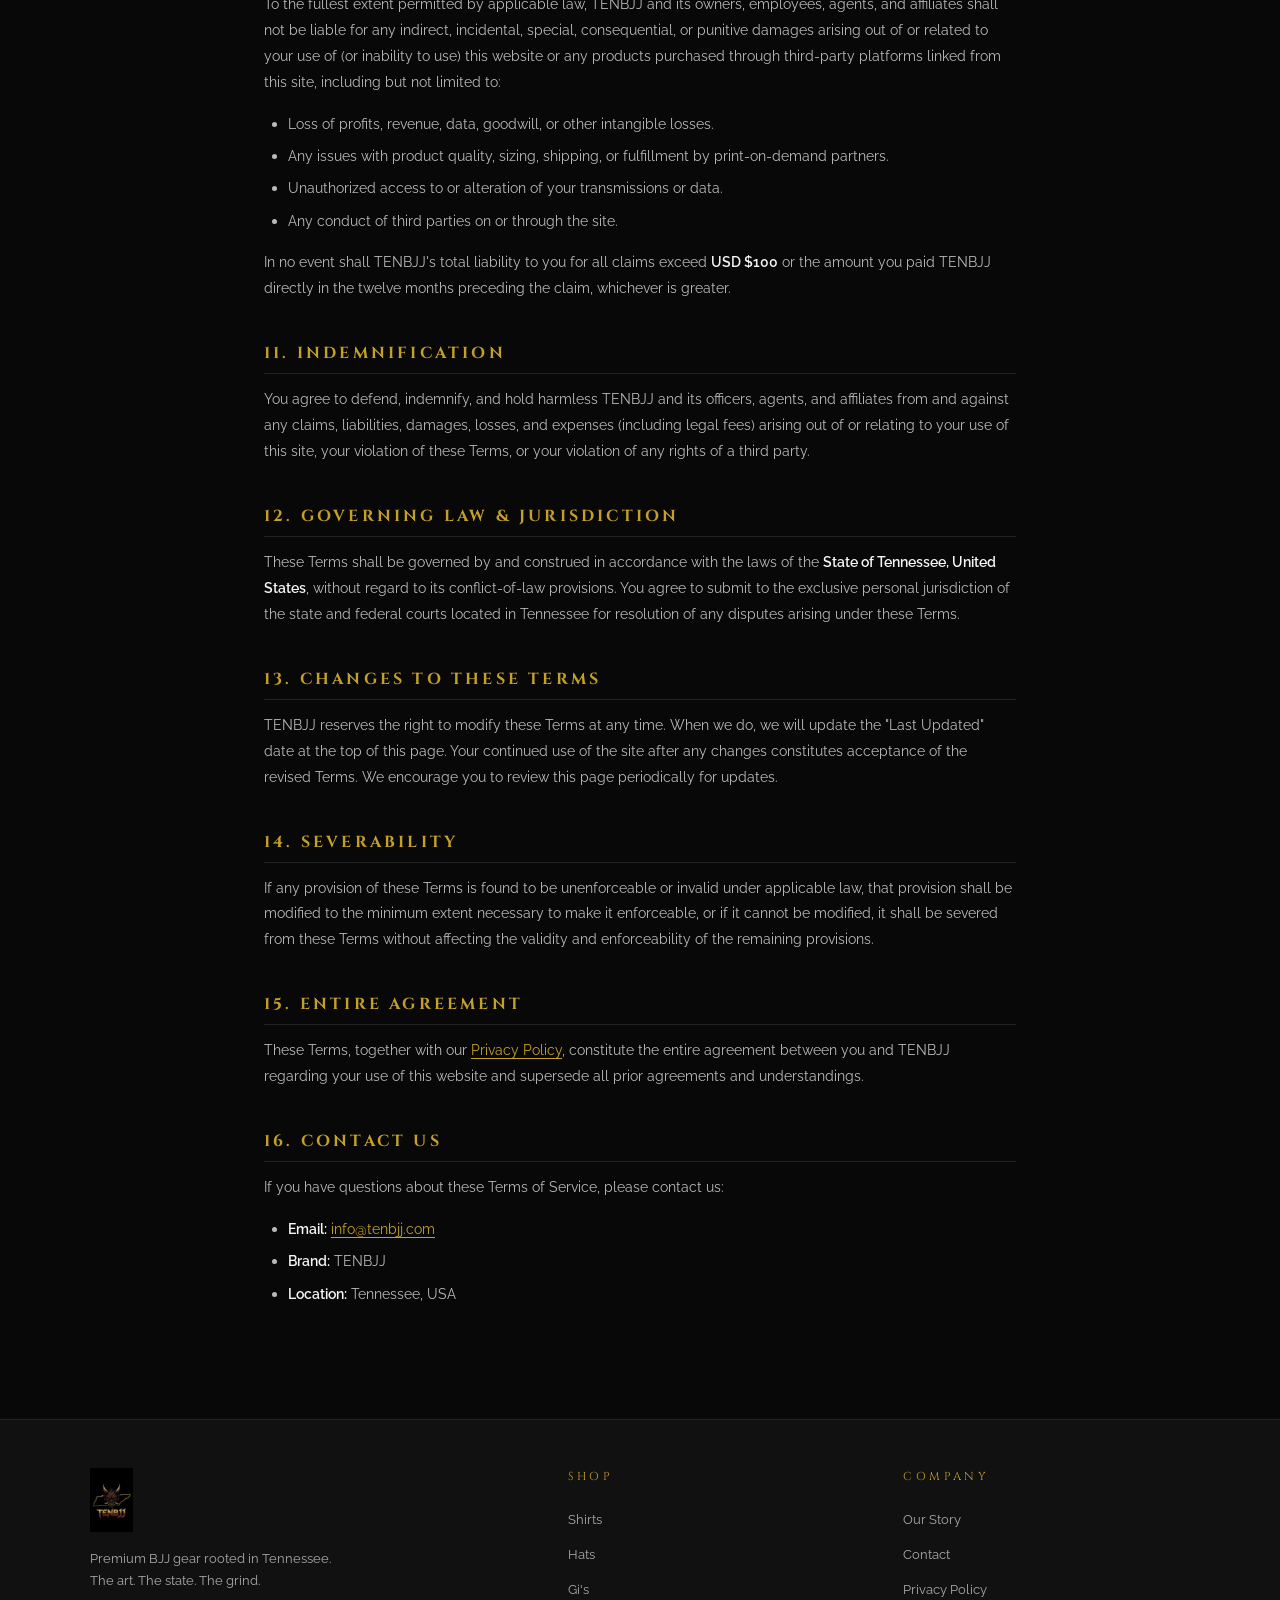
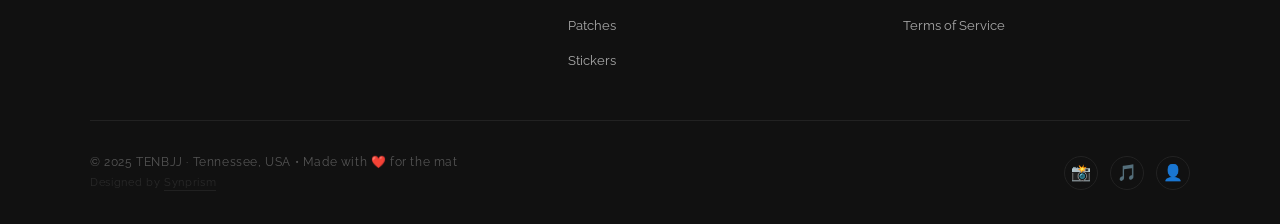
<file: terms.html>
<!DOCTYPE html>
<html lang="en">
<head>
  <meta charset="UTF-8" />
  <meta name="viewport" content="width=device-width, initial-scale=1.0" />
  <title>Terms of Service | TENBJJ</title>
  <meta name="description" content="Terms of Service for TENBJJ — Tennessee Brazilian Jiu Jitsu apparel brand." />
  <meta name="robots" content="noindex, nofollow" />
  <link rel="canonical" href="https://tenbjj.com/terms.html" />
  <link rel="icon" type="image/jpeg" href="/assets/images/logo.jpg" />
  <link rel="stylesheet" href="/css/style.css" />
  <!-- Google tag (gtag.js) -->
  <script async src="https://www.googletagmanager.com/gtag/js?id=G-LNB2J9VBPS"></script>
  <script>
    window.dataLayer = window.dataLayer || [];
    function gtag(){dataLayer.push(arguments);}
    gtag('js', new Date());
    gtag('config', 'G-LNB2J9VBPS');
  </script>
  <style>
    /* ── LEGAL PAGE LAYOUT ─────────────────────────────────── */
    .legal-hero {
      padding: 120px 24px 48px;
      text-align: center;
      background: var(--black);
      border-bottom: 1px solid var(--black-border);
    }
    .legal-hero .section-eyebrow { margin-bottom: 0.75rem; }
    .legal-hero .section-title {
      font-size: clamp(1.6rem, 4vw, 2.4rem);
    }
    .legal-updated {
      font-family: var(--font-heading);
      font-size: 0.7rem;
      letter-spacing: 0.2em;
      text-transform: uppercase;
      color: var(--grey-dark);
      margin-top: 1rem;
    }
    .legal-body {
      max-width: 800px;
      margin: 0 auto;
      padding: 64px 24px 96px;
    }
    .legal-body h2 {
      font-family: var(--font-heading);
      font-size: 1rem;
      letter-spacing: 0.2em;
      text-transform: uppercase;
      color: var(--gold);
      margin: 2.5rem 0 0.75rem;
      padding-bottom: 0.4rem;
      border-bottom: 1px solid var(--black-border);
    }
    .legal-body h2:first-child { margin-top: 0; }
    .legal-body p {
      font-family: var(--font-body);
      font-size: 0.9rem;
      color: rgba(245,245,245,0.75);
      line-height: 1.8;
      margin-bottom: 1rem;
    }
    .legal-body ul {
      list-style: disc;
      padding-left: 1.5rem;
      margin-bottom: 1rem;
    }
    .legal-body ul li {
      font-family: var(--font-body);
      font-size: 0.9rem;
      color: rgba(245,245,245,0.75);
      line-height: 1.8;
      margin-bottom: 0.4rem;
    }
    .legal-body a {
      color: var(--gold);
      text-decoration: underline;
      text-underline-offset: 3px;
      transition: color var(--transition);
    }
    .legal-body a:hover { color: var(--gold-pale); }
    .legal-body strong {
      color: var(--white);
      font-weight: 600;
    }
    .legal-highlight {
      background: rgba(139,0,0,0.12);
      border-left: 3px solid var(--crimson);
      padding: 1rem 1.25rem;
      border-radius: 0 var(--radius) var(--radius) 0;
      margin: 1.5rem 0;
    }
    .legal-highlight p { margin-bottom: 0; color: rgba(245,245,245,0.85); }
    .nav-cart { display: none !important; }
  </style>
</head>
<body>

  <!-- NAV -->
  <nav class="nav" id="nav">
    <a class="nav-logo" href="/">
      <img src="/assets/images/logo.jpg" alt="TENBJJ Logo" />
      <span class="nav-logo-text">TENBJJ</span>
    </a>
    <ul class="nav-links">
      <li><a href="/#shop">Shop</a></li>
      <li><a href="/#story">Our Story</a></li>
      <li><a href="/#notify">New Drops</a></li>
      <li><a href="mailto:info@tenbjj.com">Contact</a></li>
    </ul>
    <a class="nav-cart" href="/#shop">
      <span>🛒</span>
      <span>Shop Now</span>
    </a>
    <div class="nav-hamburger" id="hamburger" aria-label="Menu">
      <span></span><span></span><span></span>
    </div>
  </nav>

  <!-- HERO -->
  <div class="legal-hero">
    <p class="section-eyebrow">Legal</p>
    <h1 class="section-title">Terms of Service</h1>
    <div class="section-rule"></div>
    <p class="legal-updated">Last Updated: June 2026</p>
  </div>

  <!-- CONTENT -->
  <main class="legal-body">

    <div class="legal-highlight">
      <p>Please read these Terms of Service carefully before using tenbjj.com. By accessing or using this site, you agree to be bound by these terms. If you do not agree, please do not use this site.</p>
    </div>

    <h2>1. Acceptance of Terms</h2>
    <p>These Terms of Service ("Terms") govern your use of the TENBJJ website located at <a href="https://tenbjj.com">tenbjj.com</a> (and accessible via the tenjj.com redirect) and any related services provided by TENBJJ ("we," "us," or "our"). By accessing or using this site, you confirm that you are at least 18 years of age (or the age of majority in your jurisdiction), have the legal capacity to enter into these Terms, and agree to be bound by them.</p>

    <h2>2. About TENBJJ</h2>
    <p>TENBJJ is a Tennessee-based Brazilian Jiu Jitsu apparel brand. We design and market BJJ-inspired products including shirts, Gi's, hats, patches, and stickers. Our products are produced through a <strong>print-on-demand (POD) model</strong> via third-party fulfillment partners. TENBJJ does not manufacture, warehouse, or ship products directly from this website.</p>

    <h2>3. No Direct Commerce on This Website</h2>
    <p>tenbjj.com is a <strong>marketing and informational website</strong>. We do not directly sell, process payments, or accept orders through this site. When you click to purchase a product, you will be directed to a third-party platform (such as Printful, Printify, or their associated storefronts) where the actual transaction occurs.</p>
    <p>TENBJJ is not a party to any purchase transaction completed on third-party platforms. You are solely responsible for reviewing and agreeing to the terms of service and privacy policies of any third-party platform you use to make a purchase.</p>

    <h2>4. Print-on-Demand Products</h2>
    <p>All TENBJJ products are produced using a print-on-demand model. This means:</p>
    <ul>
      <li>Products are printed and fulfilled by third-party partners (including but not limited to Printful and/or Printify) upon receipt of an order.</li>
      <li><strong>Sizing, fit, and material quality</strong> are governed by the specifications of our print-on-demand partners. We recommend reviewing sizing guides provided on the purchase platform before ordering.</li>
      <li><strong>Return, exchange, and refund policies</strong> are set by the fulfillment partner, not by TENBJJ. Please review the applicable partner's policies before purchasing.</li>
      <li>Production and shipping timelines vary by partner and are not within TENBJJ's direct control.</li>
      <li>Colors may vary slightly from on-screen representations due to monitor calibration and print process variation.</li>
    </ul>
    <p>Relevant third-party terms:</p>
    <ul>
      <li>Printful Terms of Service: <a href="https://www.printful.com/policies/terms-of-service" target="_blank" rel="noopener noreferrer">printful.com/policies/terms-of-service</a></li>
      <li>Printify Terms of Service: <a href="https://printify.com/terms-of-service/" target="_blank" rel="noopener noreferrer">printify.com/terms-of-service</a></li>
    </ul>

    <h2>5. Email List &amp; Notifications</h2>
    <p>TENBJJ offers a voluntary email notification list for new product drops and launch pricing. By submitting your email address through our signup form, you:</p>
    <ul>
      <li>Consent to receive occasional email communications from TENBJJ related to new drops, early access offers, and brand news.</li>
      <li>Acknowledge that signup is entirely voluntary and not required to browse the site.</li>
      <li>Understand that you may <strong>unsubscribe at any time</strong> by clicking the unsubscribe link in any email we send, or by emailing <a href="mailto:info@tenbjj.com">info@tenbjj.com</a>.</li>
    </ul>
    <p>We will not send unsolicited commercial email, and we will not sell or share your email address with third parties for marketing purposes.</p>

    <h2>6. Intellectual Property</h2>
    <p>All content on tenbjj.com — including but not limited to the <strong>TENBJJ name, brand, logo, oni mask designs, graphic artwork, typography, product designs, and written copy</strong> — is the exclusive property of TENBJJ and is protected by applicable United States and international intellectual property laws, including copyright and trademark law.</p>
    <p>You may not:</p>
    <ul>
      <li>Reproduce, copy, modify, distribute, or create derivative works from any TENBJJ design or content without our explicit written permission.</li>
      <li>Use the TENBJJ name, logo, or oni mask designs in any commercial context without authorization.</li>
      <li>Reverse-engineer, scrape, or systematically extract site content for any commercial purpose.</li>
    </ul>
    <p>Personal, non-commercial use of site content (such as sharing a product page link on social media) is permitted. All other rights are reserved.</p>

    <h2>7. User Conduct</h2>
    <p>When using tenbjj.com, you agree not to:</p>
    <ul>
      <li>Violate any applicable local, state, national, or international law or regulation.</li>
      <li>Transmit any harmful, offensive, or unlawful content.</li>
      <li>Attempt to gain unauthorized access to any part of the site or its underlying systems.</li>
      <li>Use automated tools to scrape, crawl, or harvest data from the site in a manner that disrupts service.</li>
      <li>Impersonate TENBJJ or any person or entity in a misleading way.</li>
    </ul>

    <h2>8. Third-Party Links</h2>
    <p>Our site contains links to third-party websites, including social media platforms and fulfillment partners. These links are provided for convenience only. TENBJJ has no control over, and assumes no responsibility for, the content, privacy policies, or practices of any third-party sites. Accessing third-party sites is at your own risk.</p>

    <h2>9. Disclaimer of Warranties</h2>
    <p>tenbjj.com and its content are provided on an <strong>"as is" and "as available"</strong> basis without warranties of any kind, either express or implied. TENBJJ expressly disclaims all warranties including, without limitation:</p>
    <ul>
      <li>Implied warranties of merchantability, fitness for a particular purpose, and non-infringement.</li>
      <li>Any warranty that the site will be uninterrupted, error-free, or free of viruses or other harmful components.</li>
      <li>Any warranty regarding the accuracy, completeness, or reliability of any content on the site.</li>
    </ul>
    <p>TENBJJ makes <strong>no warranties</strong> regarding products purchased through third-party print-on-demand platforms. All product quality, defect, and fulfillment warranties are solely the responsibility of the applicable fulfillment partner.</p>

    <h2>10. Limitation of Liability</h2>
    <p>To the fullest extent permitted by applicable law, TENBJJ and its owners, employees, agents, and affiliates shall not be liable for any indirect, incidental, special, consequential, or punitive damages arising out of or related to your use of (or inability to use) this website or any products purchased through third-party platforms linked from this site, including but not limited to:</p>
    <ul>
      <li>Loss of profits, revenue, data, goodwill, or other intangible losses.</li>
      <li>Any issues with product quality, sizing, shipping, or fulfillment by print-on-demand partners.</li>
      <li>Unauthorized access to or alteration of your transmissions or data.</li>
      <li>Any conduct of third parties on or through the site.</li>
    </ul>
    <p>In no event shall TENBJJ's total liability to you for all claims exceed <strong>USD $100</strong> or the amount you paid TENBJJ directly in the twelve months preceding the claim, whichever is greater.</p>

    <h2>11. Indemnification</h2>
    <p>You agree to defend, indemnify, and hold harmless TENBJJ and its officers, agents, and affiliates from and against any claims, liabilities, damages, losses, and expenses (including legal fees) arising out of or relating to your use of this site, your violation of these Terms, or your violation of any rights of a third party.</p>

    <h2>12. Governing Law &amp; Jurisdiction</h2>
    <p>These Terms shall be governed by and construed in accordance with the laws of the <strong>State of Tennessee, United States</strong>, without regard to its conflict-of-law provisions. You agree to submit to the exclusive personal jurisdiction of the state and federal courts located in Tennessee for resolution of any disputes arising under these Terms.</p>

    <h2>13. Changes to These Terms</h2>
    <p>TENBJJ reserves the right to modify these Terms at any time. When we do, we will update the "Last Updated" date at the top of this page. Your continued use of the site after any changes constitutes acceptance of the revised Terms. We encourage you to review this page periodically for updates.</p>

    <h2>14. Severability</h2>
    <p>If any provision of these Terms is found to be unenforceable or invalid under applicable law, that provision shall be modified to the minimum extent necessary to make it enforceable, or if it cannot be modified, it shall be severed from these Terms without affecting the validity and enforceability of the remaining provisions.</p>

    <h2>15. Entire Agreement</h2>
    <p>These Terms, together with our <a href="/privacy.html">Privacy Policy</a>, constitute the entire agreement between you and TENBJJ regarding your use of this website and supersede all prior agreements and understandings.</p>

    <h2>16. Contact Us</h2>
    <p>If you have questions about these Terms of Service, please contact us:</p>
    <ul>
      <li><strong>Email:</strong> <a href="mailto:info@tenbjj.com">info@tenbjj.com</a></li>
      <li><strong>Brand:</strong> TENBJJ</li>
      <li><strong>Location:</strong> Tennessee, USA</li>
    </ul>

  </main>

  <!-- FOOTER -->
  <footer>
    <div class="footer-inner">
      <div class="footer-brand">
        <img src="/assets/images/logo.jpg" alt="TENBJJ" class="footer-logo" />
        <p class="footer-tagline">
          Premium BJJ gear rooted in Tennessee.<br>
          The art. The state. The grind.
        </p>
      </div>
      <div>
        <p class="footer-heading">Shop</p>
        <ul class="footer-links">
          <li><a href="/#shop">Shirts</a></li>
          <li><a href="/#shop">Hats</a></li>
          <li><a href="/#shop">Gi's</a></li>
          <li><a href="/#shop">Patches</a></li>
          <li><a href="/#shop">Stickers</a></li>
        </ul>
      </div>
      <div>
        <p class="footer-heading">Company</p>
        <ul class="footer-links">
          <li><a href="/#story">Our Story</a></li>
          <li><a href="mailto:info@tenbjj.com">Contact</a></li>
          <li><a href="/privacy.html">Privacy Policy</a></li>
          <li><a href="/terms.html">Terms of Service</a></li>
        </ul>
      </div>
    </div>
    <div class="footer-bottom" style="max-width:1100px;margin:0 auto;">
      <p class="footer-copy">
        &copy; 2025 TENBJJ &middot; Tennessee, USA &bull; Made with <span>❤️</span> for the mat
        <br><span style="font-size:0.7rem; opacity:0.35; letter-spacing:0.06em;">Designed by <a href="https://synprism.io" target="_blank" rel="noopener" style="color:inherit; text-decoration:none; border-bottom:1px solid rgba(255,255,255,0.2); padding-bottom:1px; transition:opacity 0.2s;" onmouseover="this.parentElement.style.opacity='0.65'" onmouseout="this.parentElement.style.opacity='0.35'">Synprism</a></span>
      </p>
      <div class="footer-social">
        <a href="#" aria-label="Instagram">📸</a>
        <a href="#" aria-label="TikTok">🎵</a>
        <a href="#" aria-label="Facebook">👤</a>
      </div>
    </div>
  </footer>

  <script src="/js/main.js"></script>
</body>
</html>
</file>
<file: css/style.css>
/* ============================================================
   TENBJJ — Core Stylesheet
   Design System: Black / Crimson / Gold
   ============================================================ */

@import url('https://fonts.googleapis.com/css2?family=Cinzel:wght@400;600;700;900&family=Cinzel+Decorative:wght@700&family=Raleway:wght@300;400;500;600&display=swap');

/* ── TOKENS ─────────────────────────────────────────────── */
:root {
  --black:        #080808;
  --black-soft:   #111111;
  --black-card:   #161616;
  --black-border: #222222;
  --crimson:      #8B0000;
  --crimson-mid:  #c41e3a;
  --crimson-glow: #e0142a;
  --gold:         #C5A028;
  --gold-bright:  #D4AF37;
  --gold-pale:    #e8cc6e;
  --white:        #f5f5f5;
  --grey:         #aaaaaa;
  --grey-dark:    #555555;
  --green-live:   #4a9e6a;

  --font-display: 'Cinzel Decorative', serif;
  --font-heading: 'Cinzel', serif;
  --font-body:    'Raleway', sans-serif;

  --radius:        4px;
  --transition:    0.3s ease;
  --glow-gold:     0 0 20px rgba(197,160,40,0.4);
  --glow-crimson:  0 0 20px rgba(196,30,58,0.5);

  --drawer-width: 420px;
}

/* ── RESET ──────────────────────────────────────────────── */
*, *::before, *::after { box-sizing: border-box; margin: 0; padding: 0; }
html { scroll-behavior: smooth; font-size: 16px; }
body {
  background: var(--black);
  color: var(--white);
  font-family: var(--font-body);
  font-weight: 400;
  line-height: 1.6;
  overflow-x: hidden;
}
body.cart-open { overflow: hidden; }
img { display: block; max-width: 100%; }
a { color: inherit; text-decoration: none; }
ul { list-style: none; }

/* ── SCROLLBAR ──────────────────────────────────────────── */
::-webkit-scrollbar { width: 6px; }
::-webkit-scrollbar-track { background: var(--black); }
::-webkit-scrollbar-thumb { background: var(--crimson); border-radius: 3px; }

/* ── NAV ────────────────────────────────────────────────── */
.nav {
  position: fixed;
  top: 0; left: 0; right: 0;
  z-index: 900;
  display: flex;
  align-items: center;
  justify-content: space-between;
  padding: 1rem 2.5rem;
  background: rgba(8,8,8,0.92);
  backdrop-filter: blur(12px);
  border-bottom: 1px solid rgba(197,160,40,0.15);
  transition: var(--transition);
}
.nav.scrolled {
  border-bottom-color: rgba(197,160,40,0.35);
  box-shadow: 0 4px 30px rgba(0,0,0,0.6);
}
.nav-logo { display: flex; align-items: center; gap: 0.75rem; }
.nav-logo img { height: 48px; width: 48px; object-fit: contain; }
.nav-logo-text {
  font-family: var(--font-heading);
  font-weight: 700;
  font-size: 1.3rem;
  letter-spacing: 0.12em;
  background: linear-gradient(135deg, var(--gold-bright), var(--crimson-mid));
  -webkit-background-clip: text;
  -webkit-text-fill-color: transparent;
  background-clip: text;
}
.nav-links { display: flex; gap: 2rem; align-items: center; }
.nav-links a {
  font-family: var(--font-heading);
  font-size: 0.78rem;
  letter-spacing: 0.18em;
  text-transform: uppercase;
  color: var(--grey);
  transition: color var(--transition);
  position: relative;
}
.nav-links a::after {
  content: '';
  position: absolute;
  bottom: -4px; left: 0; right: 0;
  height: 1px;
  background: var(--gold);
  transform: scaleX(0);
  transition: transform var(--transition);
}
.nav-links a:hover { color: var(--gold-bright); }
.nav-links a:hover::after { transform: scaleX(1); }

/* Cart button in nav */
.nav-cart-btn {
  position: relative;
  display: flex;
  align-items: center;
  gap: 0.5rem;
  padding: 0.5rem 1.2rem;
  border: 1px solid var(--gold);
  border-radius: var(--radius);
  background: transparent;
  font-family: var(--font-heading);
  font-size: 0.72rem;
  letter-spacing: 0.15em;
  text-transform: uppercase;
  color: var(--gold);
  cursor: pointer;
  transition: all var(--transition);
}
.nav-cart-btn:hover {
  background: var(--gold);
  color: var(--black);
  box-shadow: var(--glow-gold);
}
.nav-cart-label { line-height: 1; }
.cart-badge {
  display: none;
  min-width: 18px;
  height: 18px;
  background: var(--crimson-mid);
  color: var(--white);
  font-family: var(--font-heading);
  font-size: 0.55rem;
  letter-spacing: 0;
  font-weight: 700;
  border-radius: 99px;
  align-items: center;
  justify-content: center;
  padding: 0 4px;
  line-height: 1;
  transition: transform 0.2s;
}
.cart-badge.visible {
  display: flex;
}
.nav-cart-btn:hover .cart-badge {
  background: var(--black);
  color: var(--crimson-mid);
}

.nav-hamburger {
  display: none;
  flex-direction: column;
  gap: 5px;
  cursor: pointer;
  padding: 4px;
}
.nav-hamburger span {
  display: block;
  width: 24px; height: 2px;
  background: var(--gold);
  transition: var(--transition);
}

/* ── CART OVERLAY & DRAWER ───────────────────────────────── */
.cart-overlay {
  position: fixed;
  inset: 0;
  background: rgba(0,0,0,0.65);
  z-index: 1000;
  opacity: 0;
  pointer-events: none;
  transition: opacity 0.3s ease;
  backdrop-filter: blur(2px);
}
.cart-overlay.open {
  opacity: 1;
  pointer-events: auto;
}

.cart-drawer {
  position: fixed;
  top: 0; right: 0; bottom: 0;
  width: min(var(--drawer-width), 100vw);
  background: #0f0f0f;
  border-left: 1px solid var(--black-border);
  z-index: 1001;
  display: flex;
  flex-direction: column;
  transform: translateX(100%);
  transition: transform 0.35s cubic-bezier(0.4, 0, 0.2, 1);
  overflow: hidden;
}
.cart-drawer.open {
  transform: translateX(0);
}

.cart-header {
  display: flex;
  align-items: center;
  justify-content: space-between;
  padding: 1.4rem 1.5rem;
  border-bottom: 1px solid var(--black-border);
  flex-shrink: 0;
}
.cart-title {
  font-family: var(--font-heading);
  font-size: 0.85rem;
  letter-spacing: 0.3em;
  text-transform: uppercase;
  color: var(--gold-bright);
  font-weight: 600;
}
.cart-close {
  background: transparent;
  border: none;
  color: var(--grey);
  cursor: pointer;
  padding: 4px;
  display: flex;
  align-items: center;
  transition: color var(--transition);
}
.cart-close:hover { color: var(--white); }

/* Cart items list */
.cart-items {
  flex: 1;
  overflow-y: auto;
  padding: 1rem 1.5rem;
  display: flex;
  flex-direction: column;
  gap: 1rem;
}
.cart-items::-webkit-scrollbar { width: 4px; }
.cart-items::-webkit-scrollbar-track { background: transparent; }
.cart-items::-webkit-scrollbar-thumb { background: var(--black-border); border-radius: 2px; }

.cart-empty {
  display: flex;
  flex-direction: column;
  align-items: center;
  justify-content: center;
  height: 100%;
  text-align: center;
  color: var(--grey-dark);
  font-size: 0.85rem;
  gap: 0.5rem;
  padding: 2rem 0;
}

/* Individual cart item */
.cart-item {
  display: grid;
  grid-template-columns: 64px 1fr auto;
  gap: 0.85rem;
  align-items: start;
  padding-bottom: 1rem;
  border-bottom: 1px solid var(--black-border);
}
.cart-item:last-child { border-bottom: none; padding-bottom: 0; }
.cart-item-img {
  width: 64px;
  height: 64px;
  object-fit: cover;
  border-radius: 3px;
  border: 1px solid var(--black-border);
}
.cart-item-info { display: flex; flex-direction: column; gap: 0.25rem; }
.cart-item-name {
  font-family: var(--font-heading);
  font-size: 0.75rem;
  letter-spacing: 0.04em;
  color: var(--white);
  line-height: 1.3;
}
.cart-item-meta {
  font-size: 0.72rem;
  color: var(--grey-dark);
  letter-spacing: 0.06em;
}
.cart-item-price {
  font-family: var(--font-heading);
  font-size: 0.82rem;
  color: var(--gold-bright);
  margin-top: 0.2rem;
}
.cart-item-controls {
  display: flex;
  flex-direction: column;
  align-items: center;
  gap: 0.35rem;
}
.qty-btn {
  width: 24px; height: 24px;
  background: var(--black-card);
  border: 1px solid var(--black-border);
  border-radius: 3px;
  color: var(--grey);
  cursor: pointer;
  display: flex;
  align-items: center;
  justify-content: center;
  transition: border-color 0.15s, color 0.15s;
}
.qty-btn:hover { border-color: var(--gold); color: var(--gold); }
.qty-display {
  font-family: var(--font-heading);
  font-size: 0.75rem;
  color: var(--white);
  min-width: 20px;
  text-align: center;
}
.remove-btn {
  width: 24px; height: 24px;
  background: transparent;
  border: none;
  color: var(--grey-dark);
  cursor: pointer;
  display: flex;
  align-items: center;
  justify-content: center;
  transition: color var(--transition);
  margin-top: 0.25rem;
}
.remove-btn:hover { color: var(--crimson-mid); }

/* Cart footer */
.cart-footer {
  border-top: 1px solid var(--black-border);
  padding: 1.25rem 1.5rem 1.5rem;
  flex-shrink: 0;
  display: flex;
  flex-direction: column;
  gap: 0.75rem;
}
.cart-subtotal {
  display: flex;
  justify-content: space-between;
  align-items: baseline;
}
.cart-subtotal-label {
  font-family: var(--font-heading);
  font-size: 0.7rem;
  letter-spacing: 0.25em;
  text-transform: uppercase;
  color: var(--grey);
}
.cart-subtotal-amount {
  font-family: var(--font-heading);
  font-size: 1.2rem;
  font-weight: 700;
  color: var(--gold-bright);
}
.cart-shipping-note {
  font-size: 0.72rem;
  color: var(--grey-dark);
  text-align: center;
  letter-spacing: 0.04em;
}
.cart-checkout-btn {
  width: 100%;
  padding: 1rem;
  background: linear-gradient(135deg, var(--crimson), var(--crimson-mid));
  border: none;
  border-radius: 3px;
  color: var(--white);
  font-family: var(--font-heading);
  font-size: 0.75rem;
  letter-spacing: 0.22em;
  text-transform: uppercase;
  cursor: pointer;
  transition: background 0.25s, box-shadow 0.25s, transform 0.15s;
}
.cart-checkout-btn:hover {
  background: linear-gradient(135deg, var(--crimson-mid), var(--crimson-glow));
  box-shadow: 0 4px 20px rgba(139,0,0,0.5);
  transform: translateY(-1px);
}
.cart-checkout-btn:disabled {
  opacity: 0.5;
  cursor: not-allowed;
  transform: none;
}
.cart-continue-btn {
  width: 100%;
  padding: 0.7rem;
  background: transparent;
  border: 1px solid var(--black-border);
  border-radius: 3px;
  color: var(--grey-dark);
  font-family: var(--font-heading);
  font-size: 0.65rem;
  letter-spacing: 0.2em;
  text-transform: uppercase;
  cursor: pointer;
  transition: border-color 0.2s, color 0.2s;
}
.cart-continue-btn:hover { border-color: var(--grey-dark); color: var(--grey); }

/* ── HERO ────────────────────────────────────────────────── */
.hero {
  min-height: 100vh;
  display: flex;
  flex-direction: column;
  align-items: center;
  justify-content: center;
  text-align: center;
  padding: 8rem 2rem 4rem;
  position: relative;
  overflow: hidden;
}
.hero-bg {
  position: absolute; inset: 0;
  background:
    radial-gradient(ellipse 60% 50% at 50% 60%, rgba(139,0,0,0.18) 0%, transparent 70%),
    radial-gradient(ellipse 80% 80% at 50% 100%, rgba(197,160,40,0.06) 0%, transparent 60%),
    var(--black);
  z-index: 0;
}
.hero-bg-lines {
  position: absolute; inset: 0;
  background-image:
    linear-gradient(rgba(197,160,40,0.04) 1px, transparent 1px),
    linear-gradient(90deg, rgba(197,160,40,0.04) 1px, transparent 1px);
  background-size: 60px 60px;
  z-index: 0;
}
.hero-content {
  position: relative; z-index: 1;
  display: flex; flex-direction: column; align-items: center; gap: 1.5rem;
}
.hero-logo {
  width: min(340px, 70vw); height: auto;
  filter: drop-shadow(0 0 40px rgba(139,0,0,0.6)) drop-shadow(0 0 80px rgba(139,0,0,0.3));
  animation: heroFloat 6s ease-in-out infinite;
}
@keyframes heroFloat {
  0%, 100% { transform: translateY(0); }
  50% { transform: translateY(-12px); }
}
.hero-tagline {
  font-family: var(--font-heading);
  font-size: clamp(0.75rem, 2vw, 1rem);
  letter-spacing: 0.4em; text-transform: uppercase;
  color: var(--gold); margin-top: 0.5rem;
}
.hero-sub {
  font-family: var(--font-body);
  font-size: clamp(0.85rem, 1.5vw, 1rem);
  color: var(--grey); letter-spacing: 0.06em;
  max-width: 480px; line-height: 1.8;
}
.hero-divider {
  width: 120px; height: 1px;
  background: linear-gradient(90deg, transparent, var(--gold), transparent);
  margin: 0.5rem auto;
}
.hero-cta-group {
  display: flex; gap: 1rem; flex-wrap: wrap;
  justify-content: center; margin-top: 1rem;
}
.btn {
  font-family: var(--font-heading);
  font-size: 0.75rem; letter-spacing: 0.2em; text-transform: uppercase;
  padding: 0.85rem 2rem; border-radius: var(--radius);
  cursor: pointer; transition: all var(--transition); border: none;
  display: inline-flex; align-items: center; gap: 0.5rem;
}
.btn-primary {
  background: linear-gradient(135deg, var(--crimson), var(--crimson-mid));
  color: var(--white); border: 1px solid var(--crimson-mid);
}
.btn-primary:hover {
  background: linear-gradient(135deg, var(--crimson-mid), var(--crimson-glow));
  box-shadow: var(--glow-crimson), 0 8px 24px rgba(139,0,0,0.4);
  transform: translateY(-2px);
}
.btn-secondary {
  background: transparent; color: var(--gold); border: 1px solid var(--gold);
}
.btn-secondary:hover {
  background: var(--gold); color: var(--black);
  box-shadow: var(--glow-gold); transform: translateY(-2px);
}

/* ── SECTION SCAFFOLDING ────────────────────────────────── */
section { padding: 5rem 2rem; }
.section-header { text-align: center; margin-bottom: 3rem; }
.section-eyebrow {
  font-family: var(--font-heading);
  font-size: 0.7rem; letter-spacing: 0.4em; text-transform: uppercase;
  color: var(--crimson-mid); margin-bottom: 0.75rem;
}
.section-title {
  font-family: var(--font-heading);
  font-size: clamp(1.6rem, 4vw, 2.6rem); font-weight: 700;
  letter-spacing: 0.08em; text-transform: uppercase;
  background: linear-gradient(135deg, var(--gold-bright), var(--gold-pale));
  -webkit-background-clip: text; -webkit-text-fill-color: transparent;
  background-clip: text; line-height: 1.2;
}
.section-rule {
  width: 80px; height: 2px;
  background: linear-gradient(90deg, var(--crimson), var(--gold));
  margin: 1.2rem auto 0; border-radius: 2px;
}

/* ── PRODUCTS SECTION ───────────────────────────────────── */
.products { background: var(--black-soft); }

.band-label {
  display: flex; align-items: center; gap: 1.5rem;
  max-width: 1100px; margin: 0 auto 2.5rem;
}
.band-label-lower { margin-top: 4rem; }
.band-line { flex: 1; height: 1px; background: var(--black-border); }
.band-text {
  font-family: var(--font-heading);
  font-size: 0.6rem; letter-spacing: 0.4em;
  text-transform: uppercase; white-space: nowrap;
}
.band-live  { color: var(--green-live); }
.band-soon  { color: var(--grey-dark); }

.products-grid {
  display: grid;
  grid-template-columns: repeat(4, 1fr);
  gap: 1.5rem;
  max-width: 1200px;
  margin: 0 auto;
}
.products-grid-soon { opacity: 0.6; }
.products-grid-soon:hover { opacity: 0.8; transition: opacity 0.3s; }

/* Product card */
.product-card {
  background: var(--black-card);
  border: 1px solid var(--black-border);
  border-radius: 6px;
  overflow: hidden;
  display: flex; flex-direction: column;
  transition: border-color 0.3s ease, box-shadow 0.3s ease, transform 0.2s ease;
}
.product-card:not(.product-card-soon):hover {
  border-color: rgba(197,160,40,0.45);
  box-shadow: 0 12px 40px rgba(0,0,0,0.5), 0 0 0 1px rgba(197,160,40,0.06);
  transform: translateY(-3px);
}

/* Image */
.product-img-wrap {
  position: relative; aspect-ratio: 5 / 4;
  overflow: hidden; background: #111;
}
.product-img-wrap img {
  width: 100%; height: 100%;
  object-fit: cover; transition: transform 0.5s ease;
}
.product-card:hover .product-img-wrap img { transform: scale(1.04); }

.product-img-soon {
  display: flex; align-items: center;
  justify-content: center; background: #0e0e0e;
}
.soon-icon { width: 56px; height: 56px; color: var(--grey-dark); opacity: 0.45; }

.product-badge {
  position: absolute; top: 12px; left: 12px;
  background: var(--crimson); color: var(--white);
  font-family: var(--font-heading); font-size: 0.58rem;
  letter-spacing: 0.15em; padding: 0.2rem 0.55rem;
  border-radius: 2px; text-transform: uppercase;
}

/* Card body */
.product-body {
  padding: 1.2rem 1.2rem 1.4rem;
  display: flex; flex-direction: column; gap: 0.55rem; flex: 1;
}
.product-meta-row { display: flex; align-items: center; justify-content: space-between; }
.product-cat-label {
  font-family: var(--font-heading);
  font-size: 0.6rem; letter-spacing: 0.3em;
  text-transform: uppercase; color: var(--crimson-mid);
}
.soon-tag {
  font-family: var(--font-heading); font-size: 0.55rem;
  letter-spacing: 0.2em; text-transform: uppercase;
  color: var(--grey-dark); border: 1px solid var(--black-border);
  padding: 0.12rem 0.45rem; border-radius: 2px;
}
.product-name {
  font-family: var(--font-heading);
  font-size: 0.95rem; font-weight: 700;
  letter-spacing: 0.04em; color: var(--white); line-height: 1.3;
}
.product-desc { font-size: 0.78rem; color: var(--grey); line-height: 1.6; }

.product-price-wrap {
  padding-top: 0.65rem; border-top: 1px solid var(--black-border);
  margin-top: 0.1rem;
}
.product-price {
  font-family: var(--font-heading);
  font-size: 1.3rem; font-weight: 700;
  color: var(--gold-bright); letter-spacing: 0.02em; transition: color 0.2s;
}
.product-price-tbd {
  font-size: 0.78rem; color: var(--grey-dark);
  letter-spacing: 0.12em; font-weight: 400;
}

/* Size picker */
.product-sizes { display: flex; flex-direction: column; gap: 0.5rem; margin-top: 0.15rem; }
.size-label {
  font-family: var(--font-heading); font-size: 0.57rem;
  letter-spacing: 0.3em; text-transform: uppercase; color: var(--grey-dark);
}
.size-pills { display: flex; gap: 0.35rem; flex-wrap: wrap; }
.size-pill {
  background: transparent; border: 1px solid var(--black-border);
  color: var(--grey); font-family: var(--font-heading);
  font-size: 0.65rem; letter-spacing: 0.06em; text-transform: uppercase;
  padding: 0.4rem 0; width: 40px; text-align: center;
  border-radius: 3px; cursor: pointer; line-height: 1;
  transition: border-color 0.18s, color 0.18s, background 0.18s;
}
.size-pill:hover { border-color: rgba(245,245,245,0.35); color: var(--white); }
.size-pill.active {
  border-color: var(--gold-bright); color: var(--gold-bright);
  background: rgba(212,175,55,0.1);
}

/* Add to Cart button */
.add-to-cart-btn {
  margin-top: auto;
  width: 100%;
  padding: 0.85rem 1rem;
  background: transparent;
  border: 1px solid var(--gold);
  border-radius: 3px;
  color: var(--gold);
  font-family: var(--font-heading);
  font-size: 0.68rem; letter-spacing: 0.22em; text-transform: uppercase;
  cursor: pointer;
  transition: background 0.2s, color 0.2s, box-shadow 0.2s, transform 0.15s;
  margin-top: 0.5rem;
}
.add-to-cart-btn:hover {
  background: var(--gold); color: var(--black);
  box-shadow: var(--glow-gold); transform: translateY(-1px);
}
.add-to-cart-btn:active { transform: translateY(0); }
.add-to-cart-btn.added {
  background: var(--gold); color: var(--black);
  border-color: var(--gold);
}

/* Notify / waitlist button */
.notify-btn {
  width: 100%; padding: 0.9rem 1rem;
  background: transparent; border: 1px solid var(--black-border);
  border-radius: 3px; color: var(--grey-dark);
  font-family: var(--font-heading); font-size: 0.72rem;
  letter-spacing: 0.24em; text-transform: uppercase;
  cursor: not-allowed; margin-top: 0.5rem;
}

/* ── CATEGORY FILTER ────────────────────────────────────── */
.cat-filter {
  display: flex;
  gap: 0.75rem;
  justify-content: center;
  flex-wrap: wrap;
  max-width: 1200px;
  margin: 0 auto 2.5rem;
}
.cat-filter .cat-pill {
  padding: 0.55rem 1.6rem;
  border: 1px solid var(--black-border);
  border-radius: 100px;
  background: transparent;
  font-family: var(--font-heading);
  font-size: 0.7rem;
  letter-spacing: 0.2em;
  text-transform: uppercase;
  color: var(--grey);
  cursor: pointer;
  transition: all 0.2s ease;
}
.cat-filter .cat-pill:hover {
  border-color: var(--gold);
  color: var(--gold);
}
.cat-filter .cat-pill.active {
  border-color: var(--gold-bright);
  color: var(--gold-bright);
  background: rgba(212,175,55,0.1);
}

/* ── NEW DROP SECTION ───────────────────────────────────── */
.band-new { color: var(--gold-bright); }

.urgency-bar-new {
  border-color: rgba(212,175,55,0.4);
  background: linear-gradient(135deg, rgba(197,160,40,0.12) 0%, rgba(8,8,8,0.6) 100%);
}
.urgency-bar-new .countdown-sep { color: var(--gold); }

.new-drop-grid {
  grid-template-columns: repeat(3, 1fr);
  margin-top: 0;
}

.new-drop-card {
  border-color: rgba(212,175,55,0.2);
}
.new-drop-card:hover {
  border-color: rgba(212,175,55,0.55);
  box-shadow: 0 12px 40px rgba(0,0,0,0.5), 0 0 0 1px rgba(212,175,55,0.1);
}

.product-badge-new {
  background: var(--gold);
  color: var(--black);
}

.new-drop-btn {
  border-color: var(--gold-bright);
  color: var(--gold-bright);
}
.new-drop-btn:hover {
  background: var(--gold-bright);
  color: var(--black);
  box-shadow: var(--glow-gold);
}
.new-drop-btn.added {
  background: var(--gold-bright);
  color: var(--black);
}

@media (max-width: 1100px) {
  .new-drop-grid { grid-template-columns: repeat(2, 1fr); }
}
@media (max-width: 520px) {
  .new-drop-grid { grid-template-columns: 1fr; }
}

/* ── URGENCY / COUNTDOWN BAR ────────────────────────────── */
.urgency-bar {
  max-width: 1200px;
  margin: 0 auto 2rem;
  border: 1px solid rgba(196,30,58,0.35);
  border-radius: 6px;
  background: linear-gradient(135deg, rgba(139,0,0,0.18) 0%, rgba(8,8,8,0.6) 100%);
  backdrop-filter: blur(4px);
  overflow: hidden;
}
.urgency-inner {
  display: flex;
  align-items: center;
  justify-content: space-between;
  gap: 1.5rem;
  padding: 1rem 1.5rem;
  flex-wrap: wrap;
}
.urgency-headline {
  font-family: var(--font-body);
  font-size: 0.85rem;
  color: rgba(245,245,245,0.85);
  letter-spacing: 0.02em;
  line-height: 1.4;
}
.urgency-headline strong {
  color: var(--gold-bright);
  font-weight: 600;
}
.urgency-countdown {
  display: flex;
  align-items: center;
  gap: 0.5rem;
  flex-shrink: 0;
}
.countdown-unit {
  display: flex;
  flex-direction: column;
  align-items: center;
  gap: 0.15rem;
  min-width: 48px;
}
.countdown-num {
  font-family: var(--font-heading);
  font-size: 1.5rem;
  font-weight: 700;
  color: var(--gold-bright);
  line-height: 1;
  letter-spacing: 0.04em;
  transition: color 0.3s;
}
.countdown-label {
  font-family: var(--font-heading);
  font-size: 0.5rem;
  letter-spacing: 0.3em;
  text-transform: uppercase;
  color: var(--grey-dark);
}
.countdown-sep {
  font-family: var(--font-heading);
  font-size: 1.2rem;
  color: var(--crimson-mid);
  line-height: 1;
  margin-bottom: 12px;
  opacity: 0.7;
}

/* Under 24 hours — pulse red */
.urgency-critical .countdown-num { color: var(--crimson-mid); }
.urgency-critical {
  border-color: rgba(196,30,58,0.7);
  animation: urgencePulse 2s ease-in-out infinite;
}
@keyframes urgencePulse {
  0%, 100% { box-shadow: 0 0 0 0 rgba(196,30,58,0); }
  50% { box-shadow: 0 0 0 4px rgba(196,30,58,0.15); }
}

/* Expired state */
.urgency-expired {
  border-color: var(--grey-dark);
  background: rgba(8,8,8,0.4);
  animation: none;
}
.urgency-expired-msg {
  font-family: var(--font-heading);
  font-size: 0.75rem;
  letter-spacing: 0.2em;
  text-transform: uppercase;
  color: var(--grey-dark);
}
.add-to-cart-btn.expired {
  border-color: var(--grey-dark);
  color: var(--grey-dark);
  cursor: not-allowed;
  transform: none;
  box-shadow: none;
}
.add-to-cart-btn.expired:hover {
  background: transparent;
  color: var(--grey-dark);
  border-color: var(--grey-dark);
  box-shadow: none;
  transform: none;
}

/* Mobile */
@media (max-width: 640px) {
  .urgency-inner { flex-direction: column; gap: 1rem; align-items: flex-start; }
  .urgency-countdown { align-self: center; }
  .countdown-num { font-size: 1.25rem; }
  .countdown-unit { min-width: 40px; }
}

/* ── D3-STYLE FRONT / BACK SWITCHER ─────────────────────── */
.d3-img {
  position: absolute; inset: 0;
  width: 100%; height: 100%;
  object-fit: cover; opacity: 0;
  transition: opacity 0.35s ease; pointer-events: none;
}
.d3-img.active { opacity: 1; pointer-events: auto; }
.d3-img-wrap { position: relative; }

.d3-toggle {
  position: absolute; bottom: 10px; right: 10px;
  display: flex; border-radius: 3px; overflow: hidden;
  border: 1px solid rgba(197,160,40,0.35); z-index: 2;
}
.d3-toggle-btn {
  background: rgba(8,8,8,0.75); border: none; color: var(--grey);
  font-family: var(--font-heading); font-size: 0.55rem;
  letter-spacing: 0.2em; text-transform: uppercase;
  padding: 0.35rem 0.65rem; cursor: pointer;
  transition: background 0.2s, color 0.2s; backdrop-filter: blur(4px);
}
.d3-toggle-btn + .d3-toggle-btn { border-left: 1px solid rgba(197,160,40,0.3); }
.d3-toggle-btn.active { background: rgba(197,160,40,0.18); color: var(--gold-bright); }
.d3-toggle-btn:hover:not(.active) { background: rgba(255,255,255,0.08); color: var(--white); }

/* ── TOAST ───────────────────────────────────────────────── */
.tenbjj-toast {
  position: fixed; bottom: 32px; left: 50%;
  transform: translateX(-50%) translateY(20px);
  background: #1a1a1a; border: 1px solid var(--gold-bright);
  color: var(--gold-bright); font-family: var(--font-heading);
  font-size: 0.75rem; letter-spacing: 0.12em; text-transform: uppercase;
  padding: 12px 28px; border-radius: var(--radius);
  opacity: 0; transition: all 0.3s; z-index: 9999;
  pointer-events: none; white-space: nowrap;
}
.tenbjj-toast.show { opacity: 1; transform: translateX(-50%) translateY(0); }

/* ── STORY / ABOUT ──────────────────────────────────────── */
.story { background: var(--black); position: relative; overflow: hidden; }
.story::before {
  content: ''; position: absolute; top: 0; right: 0;
  width: 50%; height: 100%;
  background: radial-gradient(ellipse at right center, rgba(139,0,0,0.1) 0%, transparent 60%);
  pointer-events: none;
}
.story-inner {
  max-width: 1100px; margin: 0 auto;
  display: grid; grid-template-columns: 1fr 1fr;
  gap: 5rem; align-items: center;
}
.story-logo-wrap { display: flex; justify-content: center; align-items: center; }
.story-logo { width: min(360px, 100%); filter: drop-shadow(0 0 60px rgba(139,0,0,0.5)); }
.story-content .section-header { text-align: left; margin-bottom: 2rem; }
.story-content .section-rule { margin-left: 0; }
.story-body { font-size: 0.95rem; color: var(--grey); line-height: 1.9; margin-bottom: 1.5rem; }
.story-body strong { color: var(--gold-bright); font-weight: 600; }
.story-values { display: flex; flex-direction: column; gap: 0.75rem; margin-top: 2rem; }
.story-value {
  display: flex; align-items: center; gap: 0.75rem;
  font-family: var(--font-heading); font-size: 0.75rem;
  letter-spacing: 0.15em; text-transform: uppercase; color: var(--white);
}
.story-value::before {
  content: ''; display: block; width: 24px; height: 2px;
  background: linear-gradient(90deg, var(--crimson), var(--gold)); flex-shrink: 0;
}

/* ── NOTIFY BANNER ──────────────────────────────────────── */
.notify-band {
  background: linear-gradient(135deg, var(--crimson) 0%, #3a0000 50%, var(--black-soft) 100%);
  padding: 4rem 2rem; text-align: center;
  position: relative; overflow: hidden;
  border-top: 1px solid var(--crimson); border-bottom: 1px solid var(--black-border);
}
.notify-band::before {
  content: 'TENBJJ'; position: absolute; top: 50%; left: 50%;
  transform: translate(-50%, -50%); font-family: var(--font-display);
  font-size: clamp(5rem, 15vw, 12rem); color: rgba(255,255,255,0.03);
  letter-spacing: 0.1em; pointer-events: none; white-space: nowrap;
}
.notify-inner { position: relative; z-index: 1; max-width: 560px; margin: 0 auto; }
.notify-title {
  font-family: var(--font-heading); font-size: clamp(1.4rem, 3vw, 2rem);
  letter-spacing: 0.1em; text-transform: uppercase;
  color: var(--white); margin-bottom: 0.75rem;
}
.notify-sub { font-size: 0.88rem; color: rgba(255,255,255,0.65); margin-bottom: 2rem; line-height: 1.7; }
.notify-form {
  display: flex; gap: 0; max-width: 440px; margin: 0 auto;
  border: 1px solid rgba(197,160,40,0.4); border-radius: var(--radius); overflow: hidden;
}
.notify-input {
  flex: 1; background: rgba(0,0,0,0.4); border: none;
  color: var(--white); font-family: var(--font-body);
  font-size: 0.88rem; padding: 0.85rem 1.25rem; outline: none;
}
.notify-input::placeholder { color: rgba(255,255,255,0.3); }
.notify-submit {
  background: var(--gold); border: none; color: var(--black);
  font-family: var(--font-heading); font-size: 0.7rem;
  letter-spacing: 0.2em; text-transform: uppercase;
  padding: 0.85rem 1.5rem; cursor: pointer;
  transition: all var(--transition); white-space: nowrap;
}
.notify-submit:hover { background: var(--gold-pale); box-shadow: var(--glow-gold); }

/* ── FOOTER ─────────────────────────────────────────────── */
footer {
  background: var(--black-soft);
  border-top: 1px solid var(--black-border);
  padding: 3rem 2rem 2rem;
}
.footer-inner {
  max-width: 1100px; margin: 0 auto;
  display: grid; grid-template-columns: 1.5fr 1fr 1fr;
  gap: 3rem; margin-bottom: 3rem;
}
.footer-logo { height: 64px; margin-bottom: 1rem; }
.footer-tagline { font-size: 0.82rem; color: var(--grey); line-height: 1.7; max-width: 260px; }
.footer-heading {
  font-family: var(--font-heading); font-size: 0.72rem;
  letter-spacing: 0.3em; text-transform: uppercase;
  color: var(--gold); margin-bottom: 1.25rem;
}
.footer-links { display: flex; flex-direction: column; gap: 0.6rem; }
.footer-links a { font-size: 0.83rem; color: var(--grey); transition: color var(--transition); }
.footer-links a:hover { color: var(--gold-bright); }
.footer-bottom {
  border-top: 1px solid var(--black-border); padding-top: 2rem;
  display: flex; align-items: center; justify-content: space-between;
  flex-wrap: wrap; gap: 1rem;
}
.footer-copy { font-size: 0.75rem; color: var(--grey-dark); letter-spacing: 0.05em; }
.footer-social { display: flex; gap: 0.75rem; }
.footer-social a {
  width: 34px; height: 34px; border: 1px solid var(--black-border);
  border-radius: 50%; display: flex; align-items: center; justify-content: center;
  color: var(--grey-dark); transition: all var(--transition);
}
.footer-social a:hover { border-color: var(--gold); color: var(--gold); box-shadow: var(--glow-gold); }

/* ── RESPONSIVE ─────────────────────────────────────────── */
@media (max-width: 1100px) {
  .products-grid { grid-template-columns: repeat(2, 1fr); }
}
@media (max-width: 768px) {
  :root { --drawer-width: 100vw; }

  .nav { padding: 1rem 1.25rem; }
  .nav-links { display: none; }
  .nav-hamburger { display: flex; }
  .nav-cart-label { display: none; }

  .hero { padding: 7rem 1.25rem 3rem; }
  .hero-logo { width: min(280px, 80vw); }

  .story-inner { grid-template-columns: 1fr; gap: 2.5rem; }
  .story-logo { width: min(280px, 70vw); margin: 0 auto; }
  .story-content .section-header { text-align: center; }
  .story-content .section-rule { margin: 1rem auto 0; }

  .footer-inner { grid-template-columns: 1fr; gap: 2rem; }
  .footer-bottom { flex-direction: column; text-align: center; }

  .notify-form { flex-direction: column; border: none; gap: 0.75rem; }
  .notify-input { border: 1px solid rgba(197,160,40,0.4); border-radius: var(--radius); text-align: center; }
  .notify-submit { border-radius: var(--radius); padding: 0.9rem; }
}
@media (max-width: 520px) {
  .products-grid { grid-template-columns: 1fr; }
  .size-pill { width: 38px; }
}

/* ── ANIMATIONS ─────────────────────────────────────────── */
.fade-up { opacity: 0; transform: translateY(28px); transition: opacity 0.7s ease, transform 0.7s ease; }
.fade-up.visible { opacity: 1; transform: translateY(0); }
</file>
